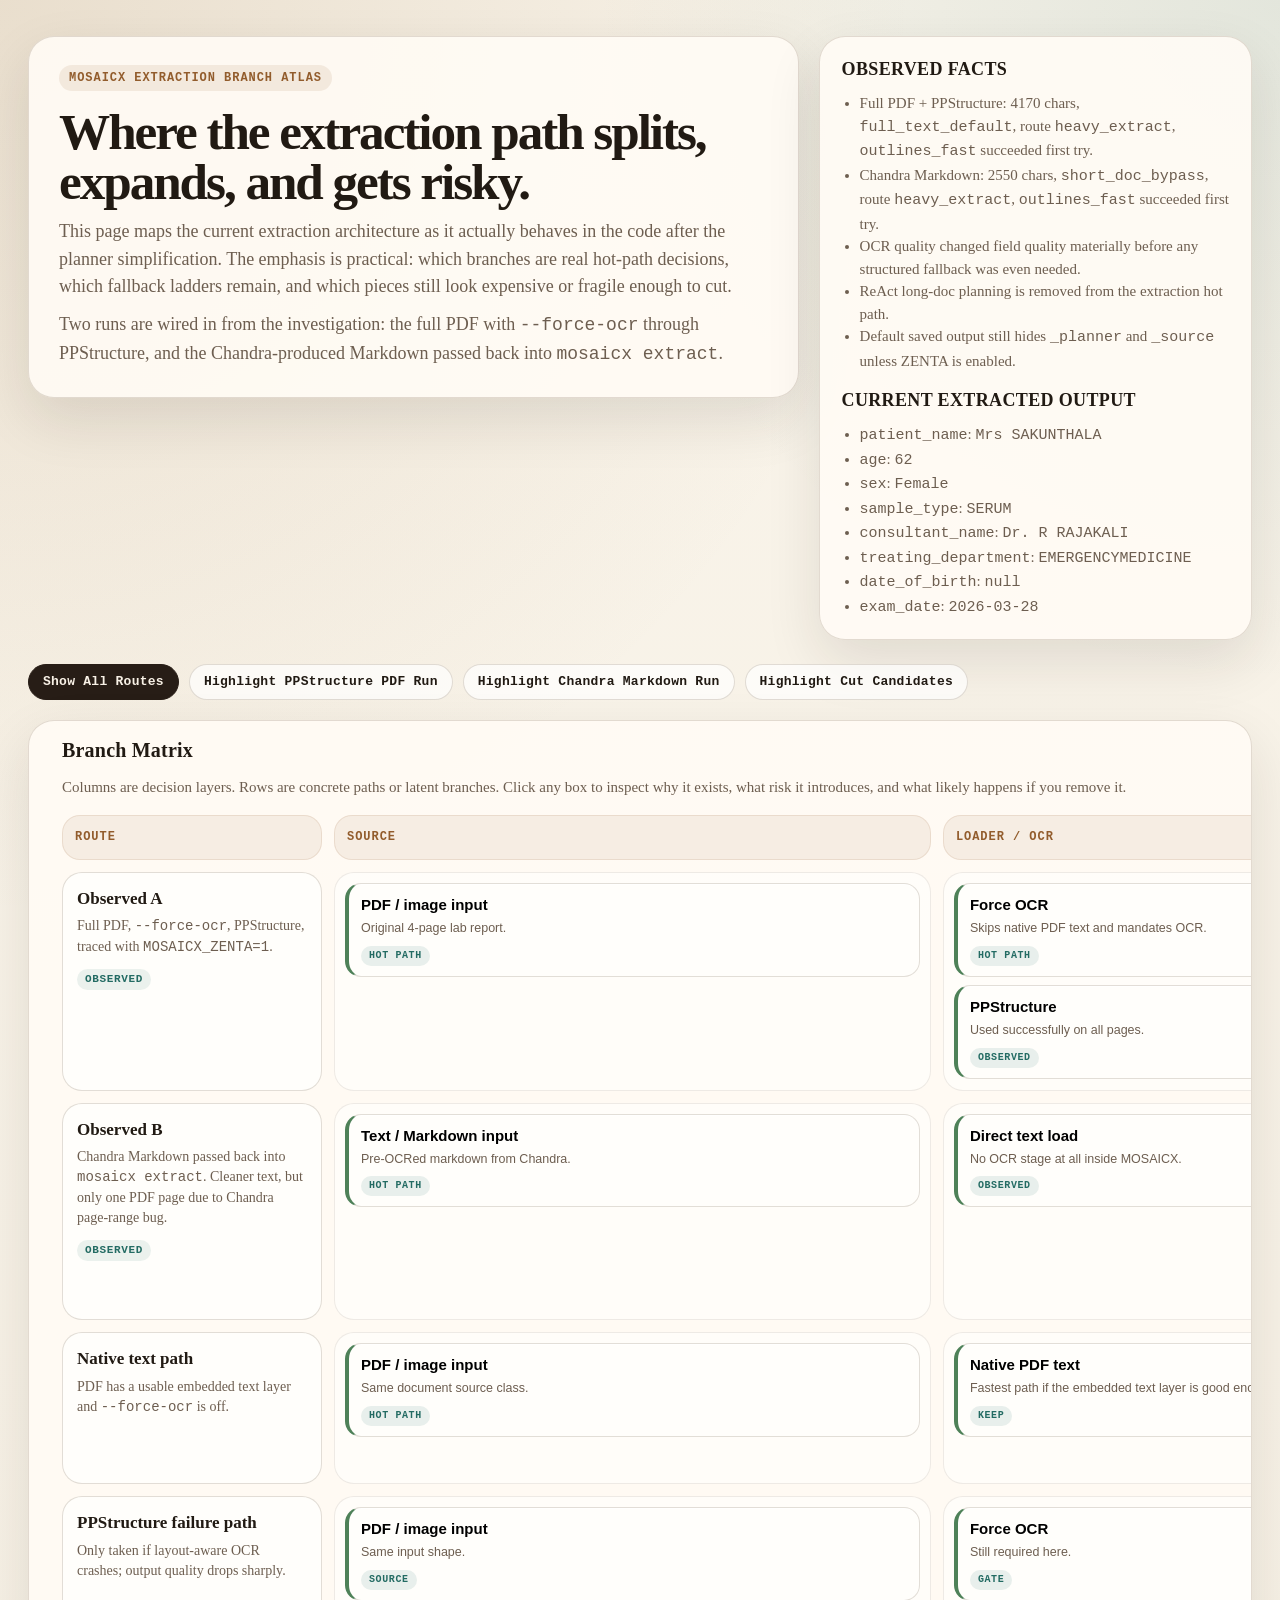
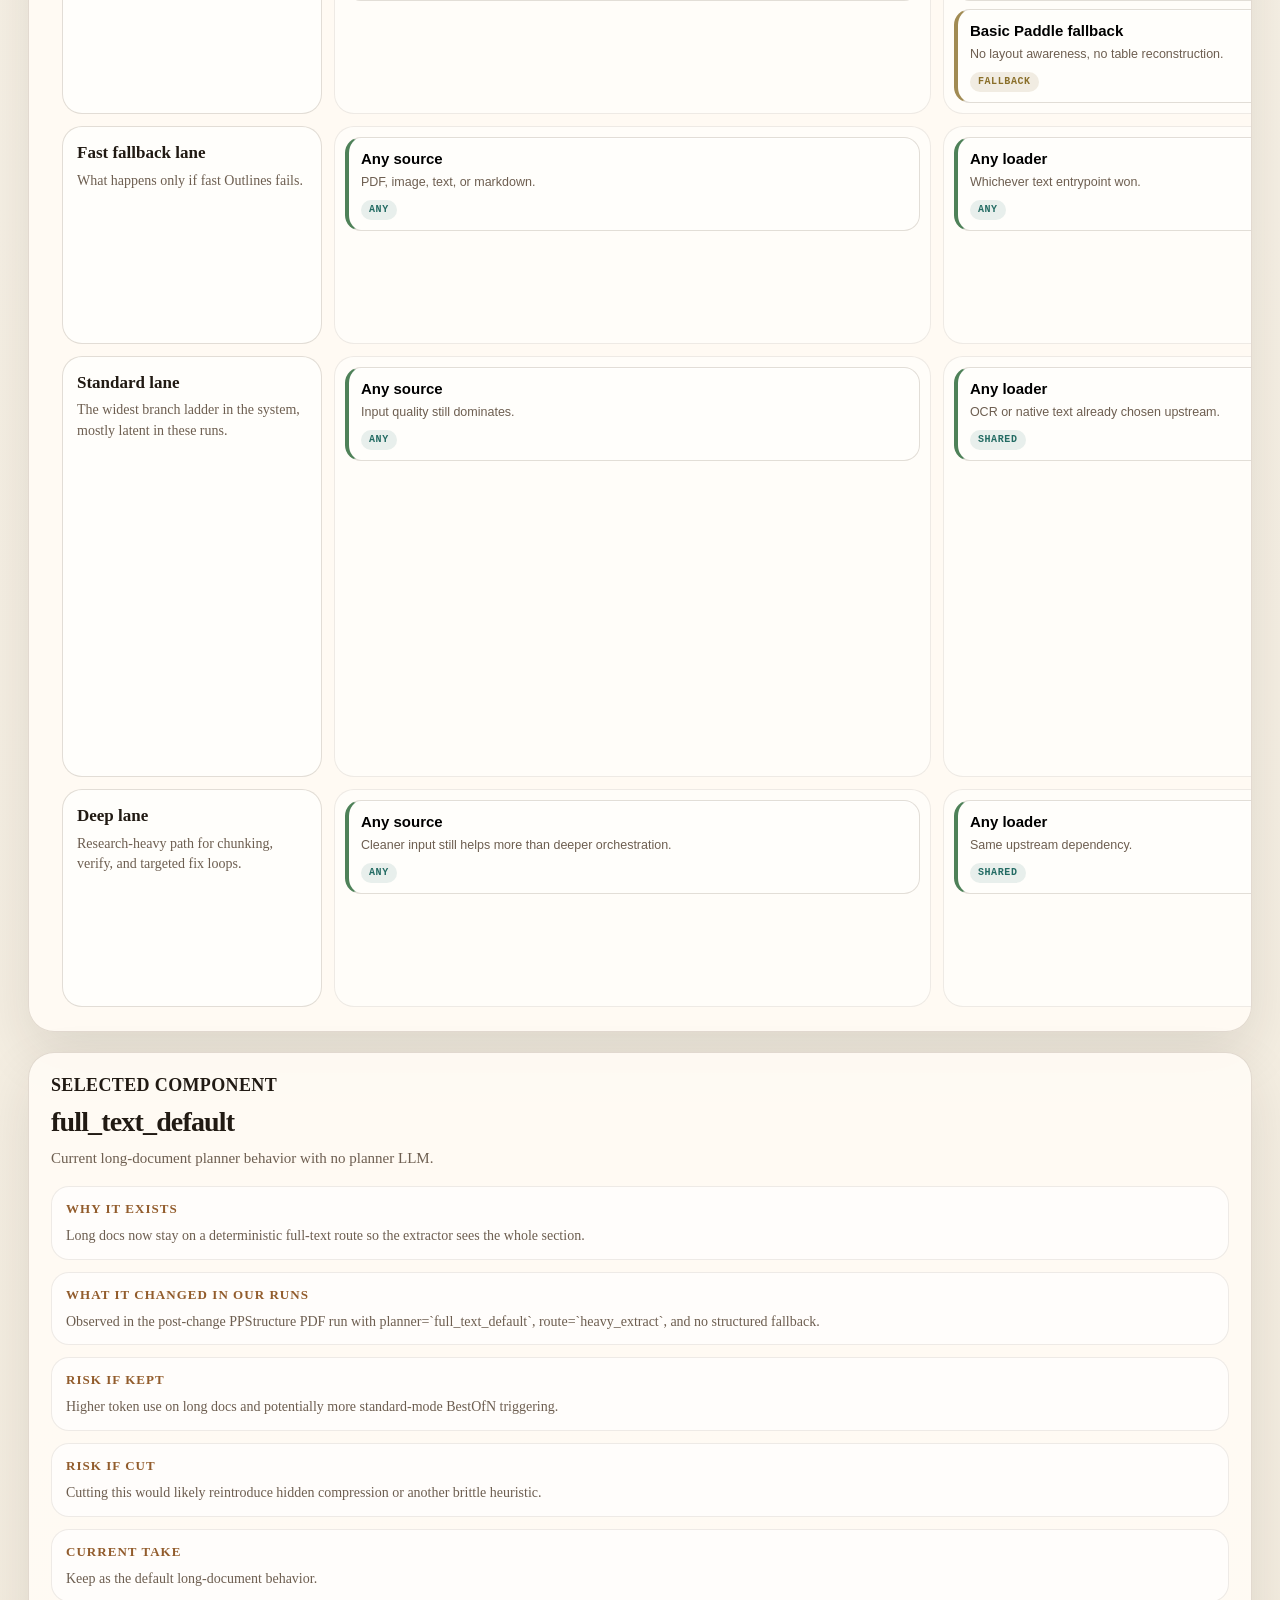
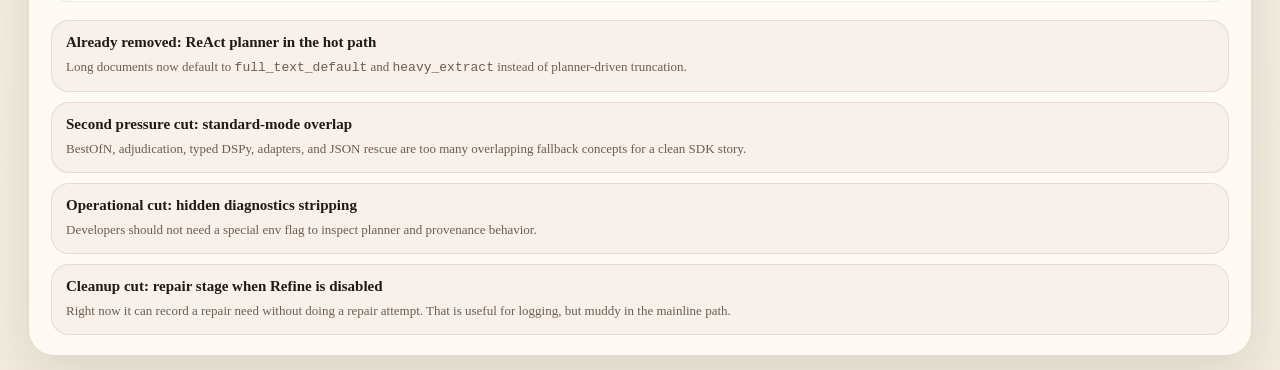
<file: docs/extraction-branch-atlas.html>
<!doctype html>
<html lang="en">
<head>
  <meta charset="utf-8">
  <meta name="viewport" content="width=device-width, initial-scale=1">
  <title>MOSAICX Extraction Branch Atlas</title>
  <style>
    :root {
      color-scheme: light;
      --bg: #f3ecdf;
      --paper: rgba(255, 251, 245, 0.92);
      --panel: rgba(255, 254, 251, 0.96);
      --border: rgba(93, 73, 49, 0.18);
      --text: #211a13;
      --muted: #6d5e50;
      --accent: #925c2c;
      --teal: #236b63;
      --gold: #8a6f2a;
      --rose: #8b4250;
      --green: #2f6b3c;
      --shadow: 0 22px 56px rgba(33, 26, 19, 0.11);
    }

    * {
      box-sizing: border-box;
    }

    body {
      margin: 0;
      color: var(--text);
      background:
        radial-gradient(circle at top left, rgba(151, 109, 56, 0.16), transparent 24%),
        radial-gradient(circle at top right, rgba(35, 107, 99, 0.10), transparent 18%),
        linear-gradient(180deg, #f9f4ea 0%, var(--bg) 100%);
      font-family: Georgia, "Times New Roman", serif;
    }

    .page {
      max-width: 1680px;
      margin: 0 auto;
      padding: 36px 28px 42px;
    }

    .hero {
      display: grid;
      grid-template-columns: 1.6fr 0.9fr;
      gap: 20px;
      align-items: start;
      margin-bottom: 24px;
    }

    .hero-card,
    .summary-card,
    .matrix-wrap,
    .panel {
      background: var(--paper);
      border: 1px solid var(--border);
      border-radius: 26px;
      box-shadow: var(--shadow);
    }

    .hero-card {
      padding: 28px 30px;
    }

    .eyebrow {
      display: inline-flex;
      gap: 8px;
      align-items: center;
      padding: 6px 10px;
      border-radius: 999px;
      background: rgba(146, 92, 44, 0.10);
      color: var(--accent);
      font: 700 12px/1.2 ui-monospace, SFMono-Regular, Menlo, monospace;
      letter-spacing: 0.08em;
      text-transform: uppercase;
    }

    h1 {
      margin: 16px 0 12px;
      font-size: clamp(34px, 4vw, 58px);
      line-height: 0.96;
      letter-spacing: -0.04em;
    }

    .hero p {
      margin: 0;
      color: var(--muted);
      font-size: 18px;
      line-height: 1.55;
    }

    .hero p + p {
      margin-top: 10px;
    }

    .summary-card {
      padding: 22px 22px 20px;
    }

    .summary-card h2 {
      margin: 0 0 12px;
      font-size: 18px;
      letter-spacing: 0.02em;
      text-transform: uppercase;
    }

    .summary-card .output-title {
      margin-top: 18px;
    }

    .summary-card ul {
      margin: 0;
      padding-left: 18px;
      color: var(--muted);
      font-size: 15px;
      line-height: 1.5;
    }

    .toolbar {
      display: flex;
      flex-wrap: wrap;
      gap: 10px;
      margin-bottom: 20px;
    }

    .tool {
      border: 1px solid var(--border);
      background: rgba(255, 255, 255, 0.7);
      color: var(--text);
      padding: 10px 14px;
      border-radius: 999px;
      font: 700 13px/1.1 ui-monospace, SFMono-Regular, Menlo, monospace;
      letter-spacing: 0.02em;
      cursor: pointer;
      transition: transform 140ms ease, border-color 140ms ease, background 140ms ease;
    }

    .tool:hover {
      transform: translateY(-1px);
      border-color: rgba(93, 73, 49, 0.35);
      background: rgba(255, 255, 255, 0.92);
    }

    .tool.is-active {
      background: #271d16;
      color: #f8f1e6;
      border-color: #271d16;
    }

    .layout {
      display: grid;
      grid-template-columns: minmax(0, 1.5fr) 400px;
      gap: 20px;
      align-items: start;
    }

    .matrix-wrap {
      padding: 18px;
      overflow-x: auto;
      overflow-y: hidden;
      scrollbar-gutter: stable both-edges;
    }

    .matrix-title {
      margin: 0 0 14px;
      font-size: 20px;
      letter-spacing: 0.01em;
    }

    .matrix-note {
      margin: 0 0 16px;
      color: var(--muted);
      font-size: 15px;
      line-height: 1.5;
    }

    .matrix {
      display: grid;
      grid-template-columns: 260px repeat(7, minmax(160px, 1fr));
      gap: 12px;
      align-items: stretch;
      min-width: 1480px;
      width: max-content;
      padding-bottom: 6px;
    }

    .head {
      padding: 14px 12px;
      border-radius: 18px;
      background: rgba(146, 92, 44, 0.08);
      border: 1px solid rgba(146, 92, 44, 0.12);
      font: 700 12px/1.25 ui-monospace, SFMono-Regular, Menlo, monospace;
      letter-spacing: 0.08em;
      text-transform: uppercase;
      color: var(--accent);
    }

    .route-label {
      padding: 16px 14px;
      border-radius: 20px;
      background: var(--panel);
      border: 1px solid var(--border);
      min-height: 152px;
      transition: opacity 180ms ease, transform 180ms ease;
    }

    .route-label strong {
      display: block;
      font-size: 17px;
      line-height: 1.15;
      margin-bottom: 8px;
    }

    .route-label span {
      display: block;
      color: var(--muted);
      font-size: 14px;
      line-height: 1.45;
    }

    .route-label .run-tag {
      display: inline-flex;
      margin-top: 12px;
      padding: 5px 8px;
      border-radius: 999px;
      font: 700 11px/1 ui-monospace, SFMono-Regular, Menlo, monospace;
      letter-spacing: 0.06em;
      text-transform: uppercase;
      background: rgba(35, 107, 99, 0.09);
      color: var(--teal);
    }

    .cell {
      min-height: 152px;
      padding: 10px;
      border-radius: 20px;
      background: rgba(255, 255, 255, 0.50);
      border: 1px solid rgba(93, 73, 49, 0.10);
      display: flex;
      flex-direction: column;
      gap: 8px;
      transition: opacity 180ms ease, transform 180ms ease, border-color 180ms ease;
    }

    .node {
      width: 100%;
      border: 1px solid var(--border);
      border-radius: 16px;
      background: var(--panel);
      padding: 12px 12px 10px;
      text-align: left;
      cursor: pointer;
      transition: transform 140ms ease, border-color 140ms ease, box-shadow 140ms ease;
      box-shadow: inset 0 1px 0 rgba(255, 255, 255, 0.65);
    }

    .node:hover {
      transform: translateY(-1px);
      border-color: rgba(93, 73, 49, 0.34);
      box-shadow: 0 12px 24px rgba(33, 26, 19, 0.08);
    }

    .node h3 {
      margin: 0 0 6px;
      font-size: 15px;
      line-height: 1.2;
    }

    .node p {
      margin: 0;
      color: var(--muted);
      font-size: 12.5px;
      line-height: 1.35;
    }

    .tags {
      display: flex;
      flex-wrap: wrap;
      gap: 6px;
      margin-top: 9px;
    }

    .tag {
      display: inline-flex;
      align-items: center;
      padding: 5px 8px;
      border-radius: 999px;
      font: 700 10px/1 ui-monospace, SFMono-Regular, Menlo, monospace;
      letter-spacing: 0.06em;
      text-transform: uppercase;
      background: rgba(33, 26, 19, 0.06);
      color: var(--muted);
    }

    .tag.hot { background: rgba(35, 107, 99, 0.10); color: var(--teal); }
    .tag.fallback { background: rgba(138, 111, 42, 0.12); color: var(--gold); }
    .tag.suspect { background: rgba(139, 66, 80, 0.11); color: var(--rose); }
    .tag.hidden { background: rgba(62, 52, 120, 0.11); color: #4f4595; }

    .keep {
      border-left: 4px solid rgba(47, 107, 60, 0.85);
    }

    .suspect {
      border-left: 4px solid rgba(139, 66, 80, 0.82);
    }

    .research {
      border-left: 4px solid rgba(138, 111, 42, 0.80);
    }

    .active-node {
      outline: 3px solid rgba(146, 92, 44, 0.22);
      outline-offset: 1px;
      transform: translateY(-2px);
    }

    .route-dimmed,
    .cell.route-dimmed,
    .route-label.route-dimmed {
      opacity: 0.26;
      transform: scale(0.995);
    }

    .route-highlight,
    .route-label.route-highlight,
    .cell.route-highlight {
      opacity: 1;
      border-color: rgba(146, 92, 44, 0.26);
      box-shadow: 0 18px 44px rgba(33, 26, 19, 0.09);
    }

    .candidate-on .node:not(.candidate) {
      opacity: 0.38;
    }

    .candidate-on .node.candidate {
      opacity: 1;
      border-color: rgba(139, 66, 80, 0.36);
      box-shadow: 0 18px 36px rgba(139, 66, 80, 0.08);
    }

    .panel {
      position: sticky;
      top: 24px;
      padding: 22px 22px 20px;
    }

    .panel h2 {
      margin: 0 0 12px;
      font-size: 18px;
      letter-spacing: 0.02em;
      text-transform: uppercase;
    }

    .detail-name {
      margin: 0 0 10px;
      font-size: 28px;
      line-height: 1;
      letter-spacing: -0.03em;
    }

    .detail-copy {
      color: var(--muted);
      font-size: 15px;
      line-height: 1.6;
      margin: 0 0 16px;
    }

    .detail-block {
      padding: 14px 14px 12px;
      margin-bottom: 12px;
      border-radius: 18px;
      background: rgba(255, 255, 255, 0.62);
      border: 1px solid rgba(93, 73, 49, 0.10);
    }

    .detail-block h3 {
      margin: 0 0 8px;
      font-size: 13px;
      letter-spacing: 0.08em;
      text-transform: uppercase;
      color: var(--accent);
    }

    .detail-block p,
    .detail-block ul {
      margin: 0;
      color: var(--muted);
      font-size: 14px;
      line-height: 1.55;
    }

    .detail-block ul {
      padding-left: 18px;
    }

    .shortlist {
      margin-top: 18px;
      display: grid;
      gap: 10px;
    }

    .short-card {
      padding: 13px 14px;
      border-radius: 18px;
      border: 1px solid rgba(139, 66, 80, 0.14);
      background: rgba(139, 66, 80, 0.05);
    }

    .short-card strong {
      display: block;
      margin-bottom: 6px;
      font-size: 15px;
    }

    .short-card span {
      color: var(--muted);
      font-size: 13px;
      line-height: 1.45;
    }

    @media (max-width: 1360px) {
      .layout {
        grid-template-columns: 1fr;
      }

      .panel {
        position: static;
      }
    }

    @media (max-width: 1180px) {
      .hero {
        grid-template-columns: 1fr;
      }

      .matrix {
        min-width: 1480px;
      }
    }
  </style>
</head>
<body>
  <div class="page">
    <section class="hero">
      <article class="hero-card">
        <div class="eyebrow">MOSAICX Extraction Branch Atlas</div>
        <h1>Where the extraction path splits, expands, and gets risky.</h1>
        <p>This page maps the current extraction architecture as it actually behaves in the code after the planner simplification. The emphasis is practical: which branches are real hot-path decisions, which fallback ladders remain, and which pieces still look expensive or fragile enough to cut.</p>
        <p>Two runs are wired in from the investigation: the full PDF with <code>--force-ocr</code> through PPStructure, and the Chandra-produced Markdown passed back into <code>mosaicx extract</code>.</p>
      </article>
      <aside class="summary-card">
        <h2>Observed Facts</h2>
        <ul>
          <li>Full PDF + PPStructure: 4170 chars, <code>full_text_default</code>, route <code>heavy_extract</code>, <code>outlines_fast</code> succeeded first try.</li>
          <li>Chandra Markdown: 2550 chars, <code>short_doc_bypass</code>, route <code>heavy_extract</code>, <code>outlines_fast</code> succeeded first try.</li>
          <li>OCR quality changed field quality materially before any structured fallback was even needed.</li>
          <li>ReAct long-doc planning is removed from the extraction hot path.</li>
          <li>Default saved output still hides <code>_planner</code> and <code>_source</code> unless ZENTA is enabled.</li>
        </ul>
        <h2 class="output-title">Current Extracted Output</h2>
        <ul>
          <li><code>patient_name</code>: <code>Mrs SAKUNTHALA</code></li>
          <li><code>age</code>: <code>62</code></li>
          <li><code>sex</code>: <code>Female</code></li>
          <li><code>sample_type</code>: <code>SERUM</code></li>
          <li><code>consultant_name</code>: <code>Dr. R RAJAKALI</code></li>
          <li><code>treating_department</code>: <code>EMERGENCYMEDICINE</code></li>
          <li><code>date_of_birth</code>: <code>null</code></li>
          <li><code>exam_date</code>: <code>2026-03-28</code></li>
        </ul>
      </aside>
    </section>

    <div class="toolbar">
      <button class="tool is-active" data-filter="all">Show All Routes</button>
      <button class="tool" data-filter="pp-run">Highlight PPStructure PDF Run</button>
      <button class="tool" data-filter="chandra-run">Highlight Chandra Markdown Run</button>
      <button class="tool" data-filter="candidates">Highlight Cut Candidates</button>
    </div>

    <div class="layout">
      <section class="matrix-wrap">
        <h2 class="matrix-title">Branch Matrix</h2>
        <p class="matrix-note">Columns are decision layers. Rows are concrete paths or latent branches. Click any box to inspect why it exists, what risk it introduces, and what likely happens if you remove it.</p>

        <div class="matrix" id="matrix">
          <div class="head">Route</div>
          <div class="head">Source</div>
          <div class="head">Loader / OCR</div>
          <div class="head">Planner Gate</div>
          <div class="head">Planner Route</div>
          <div class="head">Structured Chain</div>
          <div class="head">Repair / Validate</div>
          <div class="head">Output</div>

          <div class="route-label route-pp-run">
            <strong>Observed A</strong>
            <span>Full PDF, <code>--force-ocr</code>, PPStructure, traced with <code>MOSAICX_ZENTA=1</code>.</span>
            <span class="run-tag">Observed</span>
          </div>
          <div class="cell route-pp-run">
            <button class="node keep" data-node="pdf_input">
              <h3>PDF / image input</h3>
              <p>Original 4-page lab report.</p>
              <div class="tags"><span class="tag hot">hot path</span></div>
            </button>
          </div>
          <div class="cell route-pp-run">
            <button class="node keep" data-node="force_ocr">
              <h3>Force OCR</h3>
              <p>Skips native PDF text and mandates OCR.</p>
              <div class="tags"><span class="tag hot">hot path</span></div>
            </button>
            <button class="node keep" data-node="ppstructure">
              <h3>PPStructure</h3>
              <p>Used successfully on all pages.</p>
              <div class="tags"><span class="tag hot">observed</span></div>
            </button>
          </div>
          <div class="cell route-pp-run">
            <button class="node keep" data-node="full_text_default">
              <h3>full_text_default</h3>
              <p>Long document stayed on the deterministic full-text route.</p>
              <div class="tags"><span class="tag hot">current runtime</span></div>
            </button>
          </div>
          <div class="cell route-pp-run">
            <button class="node keep" data-node="heavy_extract">
              <h3>heavy_extract</h3>
              <p>Full text preserved for the only section instead of truncating it.</p>
              <div class="tags"><span class="tag hot">observed</span></div>
            </button>
          </div>
          <div class="cell route-pp-run">
            <button class="node keep" data-node="outlines_fast">
              <h3>outlines_fast</h3>
              <p>First structured attempt, succeeded.</p>
              <div class="tags"><span class="tag hot">observed</span></div>
            </button>
          </div>
          <div class="cell route-pp-run">
            <button class="node research candidate" data-node="repair_without_refine">
              <h3>Repair stage, no Refine</h3>
              <p>Triggered for missing DOB but stopped because fast mode disables Refine.</p>
              <div class="tags"><span class="tag fallback">bookkeeping</span><span class="tag suspect">cut candidate</span></div>
            </button>
            <button class="node keep" data-node="deterministic_validation">
              <h3>Deterministic validation</h3>
              <p>Correctly left DOB missing.</p>
              <div class="tags"><span class="tag hot">keep</span></div>
            </button>
          </div>
          <div class="cell route-pp-run">
            <button class="node research candidate" data-node="default_minified_output">
              <h3>Default output stripping</h3>
              <p>By default hides <code>_planner</code> and <code>_source</code>.</p>
              <div class="tags"><span class="tag hidden">hidden</span><span class="tag suspect">cut candidate</span></div>
            </button>
            <button class="node keep" data-node="zenta_output">
              <h3>ZENTA full trace</h3>
              <p>Preserves planner and source internals.</p>
              <div class="tags"><span class="tag hot">observed</span></div>
            </button>
          </div>

          <div class="route-label route-chandra-run">
            <strong>Observed B</strong>
            <span>Chandra Markdown passed back into <code>mosaicx extract</code>. Cleaner text, but only one PDF page due to Chandra page-range bug.</span>
            <span class="run-tag">Observed</span>
          </div>
          <div class="cell route-chandra-run">
            <button class="node keep" data-node="text_input">
              <h3>Text / Markdown input</h3>
              <p>Pre-OCRed markdown from Chandra.</p>
              <div class="tags"><span class="tag hot">hot path</span></div>
            </button>
          </div>
          <div class="cell route-chandra-run">
            <button class="node keep" data-node="direct_text_loader">
              <h3>Direct text load</h3>
              <p>No OCR stage at all inside MOSAICX.</p>
              <div class="tags"><span class="tag hot">observed</span></div>
            </button>
          </div>
          <div class="cell route-chandra-run">
            <button class="node keep" data-node="short_doc_bypass">
              <h3>short_doc_bypass</h3>
              <p>Short document used deterministic local routing with no planner LLM.</p>
              <div class="tags"><span class="tag hot">observed</span></div>
            </button>
          </div>
          <div class="cell route-chandra-run">
            <button class="node keep" data-node="heavy_extract">
              <h3>heavy_extract</h3>
              <p>Full text preserved instead of truncating the section.</p>
              <div class="tags"><span class="tag hot">observed</span></div>
            </button>
          </div>
          <div class="cell route-chandra-run">
            <button class="node keep" data-node="outlines_fast">
              <h3>outlines_fast</h3>
              <p>Again succeeded first try.</p>
              <div class="tags"><span class="tag hot">observed</span></div>
            </button>
          </div>
          <div class="cell route-chandra-run">
            <button class="node research candidate" data-node="repair_without_refine">
              <h3>Repair stage, no Refine</h3>
              <p>Still triggered and still stopped early.</p>
              <div class="tags"><span class="tag fallback">same issue</span></div>
            </button>
            <button class="node keep" data-node="deterministic_validation">
              <h3>Deterministic validation</h3>
              <p>DOB stayed correctly missing.</p>
              <div class="tags"><span class="tag hot">keep</span></div>
            </button>
          </div>
          <div class="cell route-chandra-run">
            <button class="node keep" data-node="zenta_output">
              <h3>ZENTA full trace</h3>
              <p>Useful for debugging provenance quality.</p>
              <div class="tags"><span class="tag hot">observed</span></div>
            </button>
          </div>

          <div class="route-label route-all">
            <strong>Native text path</strong>
            <span>PDF has a usable embedded text layer and <code>--force-ocr</code> is off.</span>
          </div>
          <div class="cell route-all">
            <button class="node keep" data-node="pdf_input">
              <h3>PDF / image input</h3>
              <p>Same document source class.</p>
              <div class="tags"><span class="tag hot">hot path</span></div>
            </button>
          </div>
          <div class="cell route-all">
            <button class="node keep" data-node="native_pdf_text">
              <h3>Native PDF text</h3>
              <p>Fastest path if the embedded text layer is good enough.</p>
              <div class="tags"><span class="tag hot">keep</span></div>
            </button>
          </div>
          <div class="cell route-all">
            <button class="node keep" data-node="short_doc_bypass">
              <h3>short_doc_bypass</h3>
              <p>Typical if extracted text is compact.</p>
              <div class="tags"><span class="tag hot">likely</span></div>
            </button>
          </div>
          <div class="cell route-all">
            <button class="node keep" data-node="heavy_extract">
              <h3>heavy_extract</h3>
              <p>Full section text, least surprising behavior.</p>
              <div class="tags"><span class="tag hot">safer</span></div>
            </button>
          </div>
          <div class="cell route-all">
            <button class="node keep" data-node="outlines_fast">
              <h3>outlines_fast</h3>
              <p>Chosen for simple flat schemas in auto think mode.</p>
              <div class="tags"><span class="tag hot">default</span></div>
            </button>
          </div>
          <div class="cell route-all">
            <button class="node keep" data-node="deterministic_validation">
              <h3>Deterministic validation</h3>
              <p>Important guardrail, should stay.</p>
              <div class="tags"><span class="tag hot">keep</span></div>
            </button>
          </div>
          <div class="cell route-all">
            <button class="node keep" data-node="default_minified_output">
              <h3>Default save output</h3>
              <p>Current user-facing result.</p>
              <div class="tags"><span class="tag hidden">current default</span></div>
            </button>
          </div>

          <div class="route-label route-all">
            <strong>PPStructure failure path</strong>
            <span>Only taken if layout-aware OCR crashes; output quality drops sharply.</span>
          </div>
          <div class="cell route-all">
            <button class="node keep" data-node="pdf_input">
              <h3>PDF / image input</h3>
              <p>Same input shape.</p>
              <div class="tags"><span class="tag hot">source</span></div>
            </button>
          </div>
          <div class="cell route-all">
            <button class="node keep" data-node="force_ocr">
              <h3>Force OCR</h3>
              <p>Still required here.</p>
              <div class="tags"><span class="tag hot">gate</span></div>
            </button>
            <button class="node research" data-node="basic_paddle_fallback">
              <h3>Basic Paddle fallback</h3>
              <p>No layout awareness, no table reconstruction.</p>
              <div class="tags"><span class="tag fallback">fallback</span></div>
            </button>
          </div>
          <div class="cell route-all">
            <button class="node keep" data-node="full_text_default">
              <h3>full_text_default</h3>
              <p>Current long-doc default even when OCR quality degrades.</p>
              <div class="tags"><span class="tag hot">current runtime</span></div>
            </button>
          </div>
          <div class="cell route-all">
            <button class="node keep" data-node="heavy_extract">
              <h3>heavy_extract</h3>
              <p>Current safer route: keep the degraded OCR text intact and let validation judge it.</p>
              <div class="tags"><span class="tag hot">safer</span></div>
            </button>
          </div>
          <div class="cell route-all">
            <button class="node keep" data-node="outlines_fast">
              <h3>outlines_fast</h3>
              <p>Still likely first attempt.</p>
              <div class="tags"><span class="tag hot">primary</span></div>
            </button>
            <button class="node research" data-node="predict_fast">
              <h3>predict_fast</h3>
              <p>Fast fallback if Outlines fails.</p>
              <div class="tags"><span class="tag fallback">fallback</span></div>
            </button>
          </div>
          <div class="cell route-all">
            <button class="node research candidate" data-node="repair_without_refine">
              <h3>Repair stage, no Refine</h3>
              <p>Logs the wound but does not stitch it.</p>
              <div class="tags"><span class="tag fallback">bookkeeping</span></div>
            </button>
          </div>
          <div class="cell route-all">
            <button class="node keep" data-node="default_minified_output">
              <h3>Default save output</h3>
              <p>Looks normal even if OCR path degraded.</p>
              <div class="tags"><span class="tag hidden">masking</span></div>
            </button>
          </div>

          <div class="route-label route-all">
            <strong>Fast fallback lane</strong>
            <span>What happens only if fast Outlines fails.</span>
          </div>
          <div class="cell route-all">
            <button class="node keep" data-node="any_source">
              <h3>Any source</h3>
              <p>PDF, image, text, or markdown.</p>
              <div class="tags"><span class="tag hot">any</span></div>
            </button>
          </div>
          <div class="cell route-all">
            <button class="node keep" data-node="any_loader">
              <h3>Any loader</h3>
              <p>Whichever text entrypoint won.</p>
              <div class="tags"><span class="tag hot">any</span></div>
            </button>
          </div>
          <div class="cell route-all">
            <button class="node keep" data-node="planner_gate">
              <h3>Planner gate</h3>
              <p>Either <code>short_doc_bypass</code> or <code>full_text_default</code>.</p>
              <div class="tags"><span class="tag hot">shared</span></div>
            </button>
          </div>
          <div class="cell route-all">
            <button class="node keep" data-node="planner_route">
              <h3>Route decision</h3>
              <p>Short docs can still use deterministic / constrained / heavy; long docs now default to full-text heavy.</p>
              <div class="tags"><span class="tag hot">shared</span></div>
            </button>
          </div>
          <div class="cell route-all">
            <button class="node keep" data-node="outlines_fast">
              <h3>outlines_fast</h3>
              <p>Primary fast path.</p>
              <div class="tags"><span class="tag hot">primary</span></div>
            </button>
            <button class="node research" data-node="predict_fast">
              <h3>predict_fast</h3>
              <p>Only engaged if Outlines fast fails.</p>
              <div class="tags"><span class="tag fallback">fallback</span></div>
            </button>
          </div>
          <div class="cell route-all">
            <button class="node keep" data-node="deterministic_validation">
              <h3>Deterministic validation</h3>
              <p>Runs after either fast path.</p>
              <div class="tags"><span class="tag hot">shared</span></div>
            </button>
          </div>
          <div class="cell route-all">
            <button class="node keep" data-node="default_minified_output">
              <h3>Default save output</h3>
              <p>Same surface regardless of fallback.</p>
              <div class="tags"><span class="tag hidden">same endpoint</span></div>
            </button>
          </div>

          <div class="route-label route-all">
            <strong>Standard lane</strong>
            <span>The widest branch ladder in the system, mostly latent in these runs.</span>
          </div>
          <div class="cell route-all">
            <button class="node keep" data-node="any_source">
              <h3>Any source</h3>
              <p>Input quality still dominates.</p>
              <div class="tags"><span class="tag hot">any</span></div>
            </button>
          </div>
          <div class="cell route-all">
            <button class="node keep" data-node="any_loader">
              <h3>Any loader</h3>
              <p>OCR or native text already chosen upstream.</p>
              <div class="tags"><span class="tag hot">shared</span></div>
            </button>
          </div>
          <div class="cell route-all">
            <button class="node keep" data-node="planner_gate">
              <h3>Planner gate</h3>
              <p>Still upstream of standard think mode.</p>
              <div class="tags"><span class="tag hot">shared</span></div>
            </button>
          </div>
          <div class="cell route-all">
            <button class="node keep" data-node="planner_route">
              <h3>Route decision</h3>
              <p>Still affects what standard sees.</p>
              <div class="tags"><span class="tag hot">shared</span></div>
            </button>
          </div>
          <div class="cell route-all">
            <button class="node research" data-node="outlines_primary">
              <h3>outlines_primary</h3>
              <p>Standard lane opener.</p>
              <div class="tags"><span class="tag hot">primary</span></div>
            </button>
            <button class="node suspect candidate" data-node="bestofn_adjudication">
              <h3>BestOfN / adjudication</h3>
              <p>Overlapping quality-control logic that increases complexity fast.</p>
              <div class="tags"><span class="tag suspect">cut candidate</span></div>
            </button>
            <button class="node research" data-node="typed_dspy">
              <h3>Typed DSPy</h3>
              <p>Alternative structured path.</p>
              <div class="tags"><span class="tag fallback">fallback</span></div>
            </button>
            <button class="node suspect candidate" data-node="adapter_hop">
              <h3>Adapter / JSON rescue</h3>
              <p>Useful as emergency tooling, but hard to reason about as default architecture.</p>
              <div class="tags"><span class="tag suspect">cut candidate</span></div>
            </button>
          </div>
          <div class="cell route-all">
            <button class="node research" data-node="repair_with_refine">
              <h3>Repair with Refine</h3>
              <p>Only if refine is enabled and the think mode permits it.</p>
              <div class="tags"><span class="tag fallback">optional</span></div>
            </button>
            <button class="node keep" data-node="deterministic_validation">
              <h3>Deterministic validation</h3>
              <p>Still the most concrete gate.</p>
              <div class="tags"><span class="tag hot">keep</span></div>
            </button>
          </div>
          <div class="cell route-all">
            <button class="node keep" data-node="default_minified_output">
              <h3>Default save output</h3>
              <p>Same final shell, much more complex internals.</p>
              <div class="tags"><span class="tag hidden">same shell</span></div>
            </button>
          </div>

          <div class="route-label route-all">
            <strong>Deep lane</strong>
            <span>Research-heavy path for chunking, verify, and targeted fix loops.</span>
          </div>
          <div class="cell route-all">
            <button class="node keep" data-node="any_source">
              <h3>Any source</h3>
              <p>Cleaner input still helps more than deeper orchestration.</p>
              <div class="tags"><span class="tag hot">any</span></div>
            </button>
          </div>
          <div class="cell route-all">
            <button class="node keep" data-node="any_loader">
              <h3>Any loader</h3>
              <p>Same upstream dependency.</p>
              <div class="tags"><span class="tag hot">shared</span></div>
            </button>
          </div>
          <div class="cell route-all">
            <button class="node keep" data-node="planner_gate">
              <h3>Planner gate</h3>
              <p>Still present unless redesigned.</p>
              <div class="tags"><span class="tag hot">shared</span></div>
            </button>
          </div>
          <div class="cell route-all">
            <button class="node keep" data-node="planner_route">
              <h3>Route decision</h3>
              <p>Feeds the deep pipeline too.</p>
              <div class="tags"><span class="tag hot">shared</span></div>
            </button>
          </div>
          <div class="cell route-all">
            <button class="node research" data-node="deep_chunked">
              <h3>Chunked + verify + targeted fix</h3>
              <p>Powerful, but not a clean default SDK story.</p>
              <div class="tags"><span class="tag fallback">deep</span></div>
            </button>
          </div>
          <div class="cell route-all">
            <button class="node research" data-node="repair_with_refine">
              <h3>Repair with Refine</h3>
              <p>Can matter here, but cost and complexity increase.</p>
              <div class="tags"><span class="tag fallback">optional</span></div>
            </button>
            <button class="node keep" data-node="deterministic_validation">
              <h3>Deterministic validation</h3>
              <p>Still needed no matter how deep the lane gets.</p>
              <div class="tags"><span class="tag hot">keep</span></div>
            </button>
          </div>
          <div class="cell route-all">
            <button class="node keep" data-node="default_minified_output">
              <h3>Default save output</h3>
              <p>User sees roughly the same shell.</p>
              <div class="tags"><span class="tag hidden">same shell</span></div>
            </button>
          </div>
        </div>
      </section>

      <aside class="panel">
        <h2>Selected Component</h2>
        <h3 class="detail-name" id="detail-name">full_text_default</h3>
        <p class="detail-copy" id="detail-summary">Current long-document planner behavior: keep full section text and avoid a planner LLM in the extraction hot path.</p>

        <div class="detail-block">
          <h3>Why it exists</h3>
          <p id="detail-why">Preserve correctness on longer documents by removing the risky planner compression step.</p>
        </div>

        <div class="detail-block">
          <h3>What it changed in our runs</h3>
          <p id="detail-observed">In the current PPStructure PDF run, the only section stayed on <code>heavy_extract</code> with the full OCR text preserved. The Chandra Markdown run still used <code>short_doc_bypass</code> because the document was shorter.</p>
        </div>

        <div class="detail-block">
          <h3>Risk if kept</h3>
          <p id="detail-risk">Higher token usage on long documents, and the standard-mode fallback ladder can now trigger more often because long-doc routes are openly marked as <code>heavy_extract</code>.</p>
        </div>

        <div class="detail-block">
          <h3>Risk if cut</h3>
          <p id="detail-cut">Cutting this would mean reintroducing either hidden truncation or another planner heuristic. That would be a regression in predictability.</p>
        </div>

        <div class="detail-block">
          <h3>Current take</h3>
          <p id="detail-take">Keep. The bigger remaining cleanup targets are the standard-mode ladder, hidden diagnostics stripping, and repair bookkeeping when Refine is disabled.</p>
        </div>

        <div class="shortlist">
          <div class="short-card">
            <strong>Already removed: ReAct planner in the hot path</strong>
            <span>Long documents now default to <code>full_text_default</code> and <code>heavy_extract</code> instead of planner-driven truncation.</span>
          </div>
          <div class="short-card">
            <strong>Second pressure cut: standard-mode overlap</strong>
            <span>BestOfN, adjudication, typed DSPy, adapters, and JSON rescue are too many overlapping fallback concepts for a clean SDK story.</span>
          </div>
          <div class="short-card">
            <strong>Operational cut: hidden diagnostics stripping</strong>
            <span>Developers should not need a special env flag to inspect planner and provenance behavior.</span>
          </div>
          <div class="short-card">
            <strong>Cleanup cut: repair stage when Refine is disabled</strong>
            <span>Right now it can record a repair need without doing a repair attempt. That is useful for logging, but muddy in the mainline path.</span>
          </div>
        </div>
      </aside>
    </div>
  </div>

  <script>
    const details = {
      pdf_input: {
        name: "PDF / image input",
        summary: "The original scanned document entrypoint.",
        why: "This is the core document class the SDK exists to handle.",
        observed: "Used in the PPStructure investigation run against the 4-page lab PDF.",
        risk: "No direct risk here. All problems downstream inherit from the fidelity of OCR and routing.",
        cut: "Not cuttable. The real question is how much branching happens immediately after this point.",
        take: "Keep. Simplify downstream, not the source concept."
      },
      text_input: {
        name: "Text / Markdown input",
        summary: "Direct text entrypoint that bypasses OCR inside MOSAICX.",
        why: "Useful when an upstream OCR or parser already produced text or Markdown.",
        observed: "Used when the Chandra Markdown file was fed back into MOSAICX.",
        risk: "If upstream text only represents one page or a partial document, extraction can be clean but incomplete.",
        cut: "Do not cut. This is important for SDK composability.",
        take: "Keep. It is one of the cleanest entrypoints for developers."
      },
      direct_text_loader: {
        name: "Direct text load",
        summary: "Reads .txt/.md directly without OCR.",
        why: "Avoids unnecessary OCR and lets better upstream parsers win.",
        observed: "The Chandra Markdown run skipped the entire OCR subsystem because of this path.",
        risk: "Partial or malformed upstream text can look deceptively clean.",
        cut: "Cutting this would force all text through OCR-shaped infrastructure for no benefit.",
        take: "Keep."
      },
      force_ocr: {
        name: "Force OCR",
        summary: "Explicitly bypasses native PDF text extraction and demands OCR.",
        why: "Scanned documents and broken embedded text layers need it.",
        observed: "The original PDF investigation used this flag.",
        risk: "Can turn a perfectly usable native-text PDF into a slower, noisier OCR problem.",
        cut: "Do not cut the capability. Keep it explicit and user-controlled.",
        take: "Keep as a user flag, not an automatic default."
      },
      native_pdf_text: {
        name: "Native PDF text",
        summary: "Fast path for PDFs with a usable embedded text layer.",
        why: "Cheaper and usually cleaner than OCR when it works.",
        observed: "Not used in the forced-OCR run, but present in the loader.",
        risk: "Some PDFs have text layers that are technically present but low quality or incomplete.",
        cut: "Cutting this would be an own-goal for developer UX and speed.",
        take: "Keep. Pair it with quality checks, not with unnecessary orchestration."
      },
      ppstructure: {
        name: "PPStructure",
        summary: "Primary layout-aware OCR path in the current runtime.",
        why: "Produces text plus useful layout and table signals.",
        observed: "Worked on all four pages of the PDF at about 95% confidence.",
        risk: "Still introduces merged tokens, collapsed timestamps, and some table noise.",
        cut: "Do not cut until a stronger default OCR path exists for full documents.",
        take: "Keep, but benchmark it against stronger OCR before treating it as final."
      },
      basic_paddle_fallback: {
        name: "Basic Paddle fallback",
        summary: "Fallback if PPStructure crashes.",
        why: "Better degraded OCR than hard failure.",
        observed: "Did not trigger in our PDF run.",
        risk: "Output quality degrades sharply because layout and tables are largely lost.",
        cut: "Possible to keep only as a hard emergency fallback, not as a silently normal path.",
        take: "Keep as emergency-only fallback."
      },
      react_planner: {
        name: "ReAct planner",
        summary: "Historical long-document planner path removed from the extraction hot path.",
        why: "It previously tried to reduce token load and latency by routing sections with an LLM.",
        observed: "Observed in the earlier PPStructure run where it compressed the only section before extraction. It is no longer part of the current runtime path.",
        risk: "If reintroduced, it restores silent omission risk because plausible outputs can hide truncation.",
        cut: "Already cut from the hot path.",
        take: "Leave removed unless a benchmarked opt-in mode proves it is worth reviving."
      },
      full_text_default: {
        name: "full_text_default",
        summary: "Current long-document planner behavior with no planner LLM.",
        why: "Long docs now stay on a deterministic full-text route so the extractor sees the whole section.",
        observed: "Observed in the post-change PPStructure PDF run with planner=`full_text_default`, route=`heavy_extract`, and no structured fallback.",
        risk: "Higher token use on long docs and potentially more standard-mode BestOfN triggering.",
        cut: "Cutting this would likely reintroduce hidden compression or another brittle heuristic.",
        take: "Keep as the default long-document behavior."
      },
      short_doc_bypass: {
        name: "short_doc_bypass",
        summary: "Planner bypass used for shorter documents.",
        why: "Avoids unnecessary long-doc handling and uses local heuristics instead of a planner LLM.",
        observed: "Activated on the Chandra Markdown run.",
        risk: "Low to moderate. It still permits heuristic routing, including <code>constrained_extract</code> for moderate sections.",
        cut: "No need to cut. The more realistic question is whether short docs should also become fully full-text-first.",
        take: "Keep, or make it the default behavior."
      },
      constrained_extract: {
        name: "constrained_extract",
        summary: "Planner route that trims a section before extraction.",
        why: "Reduce tokens while still giving the extractor some context.",
        observed: "It no longer appears in the current long-document path, but it still exists as a short-doc heuristic route for moderate sections.",
        risk: "High when it quietly shortens the only material context for a field.",
        cut: "Still a valid simplification target if you want extraction to be consistently full-text-first.",
        take: "Reduced risk after the hot-path cut, but still worth reviewing."
      },
      heavy_extract: {
        name: "heavy_extract",
        summary: "Planner route that keeps the full section text.",
        why: "Safer extraction context for harder or smaller documents.",
        observed: "Used in both the post-change PPStructure PDF run and the Chandra Markdown run.",
        risk: "More tokens and latency.",
        cut: "Cutting this would force more risky compression behavior elsewhere.",
        take: "Keep. This is the least surprising route."
      },
      planner_gate: {
        name: "Planner gate",
        summary: "Shared gate between <code>short_doc_bypass</code> and <code>full_text_default</code>.",
        why: "Central switch for whether the document uses short-doc heuristics or long-doc full-text routing.",
        observed: "The PPStructure PDF run took the long-doc side; the Chandra Markdown run took the short-doc side.",
        risk: "The gate itself is not the problem; the remaining heuristic routes under short-doc bypass are the real question.",
        cut: "If simplified further, this should likely collapse toward full-text-first behavior even for more short documents.",
        take: "Keep conceptually, simplify behavior."
      },
      planner_route: {
        name: "Planner route",
        summary: "Shared concept covering deterministic, constrained, and heavy extraction strategies.",
        why: "Expose the remaining routing decision after the planner gate.",
        observed: "Currently observed as <code>heavy_extract</code> in both runs. <code>constrained_extract</code> remains latent rather than hot-path.",
        risk: "The route family is only risky if truncating routes remain available without strong safeguards.",
        cut: "Likely keep route selection only if every remaining route is behaviorally safe and benchmarked.",
        take: "Much healthier after the ReAct cut, but still not fully simplified."
      },
      outlines_fast: {
        name: "outlines_fast",
        summary: "Primary fast structured extraction path.",
        why: "Cheap, schema-constrained, good for flat templates.",
        observed: "Succeeded first attempt in both observed runs.",
        risk: "Still inherits any OCR or context-quality mistakes upstream.",
        cut: "Not a cut candidate. This looks like the correct primary path for simple schemas.",
        take: "Keep as the main default structured extractor."
      },
      predict_fast: {
        name: "predict_fast",
        summary: "Fallback if fast Outlines fails.",
        why: "Cheap fallback without jumping into the wider standard ladder.",
        observed: "Did not trigger in either observed run.",
        risk: "Extra complexity, but contained relative to the standard chain.",
        cut: "Could be kept if it materially improves success rates. Needs benchmark proof.",
        take: "Low-priority decision. Not the first thing to cut."
      },
      outlines_primary: {
        name: "outlines_primary",
        summary: "Standard-lane structured opener.",
        why: "First attempt before the standard fallback ladder fans out.",
        observed: "Not triggered in our two fast-mode runs.",
        risk: "Low alone. The issue is what surrounds it.",
        cut: "Keep if standard mode survives; simplify the ladder around it.",
        take: "Not the problem by itself."
      },
      bestofn_adjudication: {
        name: "BestOfN / adjudication",
        summary: "Overlapping standard-mode quality-control branches.",
        why: "Try multiple candidates and choose or arbitrate among them.",
        observed: "Not triggered in our runs.",
        risk: "Complexity explosion, hard-to-explain latency, overlapping responsibilities with other fallbacks.",
        cut: "Cutting or isolating this would make the architecture much easier to reason about.",
        take: "Strong cut candidate unless benchmarks prove outsized value."
      },
      typed_dspy: {
        name: "Typed DSPy",
        summary: "Alternative structured path in the standard lane.",
        why: "Offer a different extraction mechanism when the primary path struggles.",
        observed: "Not triggered in our runs.",
        risk: "Another branch to debug and benchmark.",
        cut: "Maybe keep as one explicit alternate path if standard mode remains.",
        take: "Needs hard evidence to justify staying in the hot architecture."
      },
      adapter_hop: {
        name: "Adapter / JSON rescue",
        summary: "JSONAdapter, TwoStepAdapter, JSON fallback, outlines rescue style logic.",
        why: "Last-ditch recovery when cleaner typed paths fail.",
        observed: "Not triggered in our runs.",
        risk: "This is exactly the kind of hidden ladder that makes the system feel overbuilt.",
        cut: "Ideal place to compress multiple overlapping rescue ideas into one explicit fallback.",
        take: "Strong simplification candidate."
      },
      deep_chunked: {
        name: "Chunked + verify + targeted fix",
        summary: "Deep mode research lane for heavier extraction work.",
        why: "Handle harder documents by splitting and re-checking.",
        observed: "Not used in our runs.",
        risk: "Latency and architectural spread.",
        cut: "Do not delete if it has research value, but keep it out of the default SDK story.",
        take: "Keep as research or opt-in deep mode, not as normal architecture."
      },
      repair_without_refine: {
        name: "Repair stage when Refine is disabled",
        summary: "Stage records missing or ungrounded fields but stops before any LLM repair pass in fast mode.",
        why: "Shared repair bookkeeping survives even when fast mode forbids Refine.",
        observed: "Triggered in both observed runs.",
        risk: "It suggests action while mostly logging the problem.",
        cut: "Either make it a pure diagnostic stage with a clearer name, or skip it in fast mode.",
        take: "Good cleanup candidate."
      },
      repair_with_refine: {
        name: "Repair with Refine",
        summary: "Optional targeted LLM repair stage when enabled.",
        why: "Attempt to patch still-missing critical fields.",
        observed: "Not used in fast mode runs.",
        risk: "Extra cost and another generation step to ground properly.",
        cut: "Could stay as an explicit opt-in recovery step.",
        take: "Keep only as explicit, narrow fallback."
      },
      deterministic_validation: {
        name: "Deterministic validation",
        summary: "Non-LLM semantic and presence checks after extraction.",
        why: "Concrete guardrail against missing or invalid values.",
        observed: "Applied in both runs and correctly preserved missing DOB.",
        risk: "Low. Main issue is provenance consistency, not the validator's existence.",
        cut: "Should not be cut.",
        take: "Keep. This is one of the most defensible parts of the pipeline."
      },
      default_minified_output: {
        name: "Default output stripping",
        summary: "Removes planner and source internals from saved JSON unless ZENTA is enabled.",
        why: "Produce a cleaner, simpler default payload.",
        observed: "This hid the trace in the first PDF run until ZENTA was enabled.",
        risk: "Developers lose the exact diagnostics they need to understand behavior and trust the system.",
        cut: "Either cut this default or invert it so debugging detail is normal for SDK users.",
        take: "Strong cut candidate for a developer-first product."
      },
      zenta_output: {
        name: "ZENTA full trace",
        summary: "Preserves planner, provenance, and extraction contract internals.",
        why: "Lets you actually inspect what happened.",
        observed: "Essential to understanding both observed runs.",
        risk: "Larger payloads.",
        cut: "Should not be cut. If anything, it should be closer to the default developer experience.",
        take: "Keep and normalize."
      },
      any_source: {
        name: "Any source",
        summary: "Placeholder showing that the downstream chain is shared across source types.",
        why: "Make it obvious that late-stage complexity does not erase early OCR quality effects.",
        observed: "Conceptually shared across all lanes.",
        risk: "None.",
        cut: "Not a real component.",
        take: "Reference marker only."
      },
      any_loader: {
        name: "Any loader",
        summary: "Placeholder showing that downstream logic inherits whichever loader already won.",
        why: "Keep the map readable.",
        observed: "Conceptually shared across all lanes.",
        risk: "None.",
        cut: "Not a real component.",
        take: "Reference marker only."
      }
    };

    const nodes = document.querySelectorAll(".node");
    const tools = document.querySelectorAll(".tool");
    const matrix = document.getElementById("matrix");
    const routeBits = document.querySelectorAll(".route-label, .cell");

    const setDetail = (key) => {
      const data = details[key];
      if (!data) return;

      document.getElementById("detail-name").textContent = data.name;
      document.getElementById("detail-summary").textContent = data.summary;
      document.getElementById("detail-why").textContent = data.why;
      document.getElementById("detail-observed").textContent = data.observed;
      document.getElementById("detail-risk").textContent = data.risk;
      document.getElementById("detail-cut").textContent = data.cut;
      document.getElementById("detail-take").textContent = data.take;

      nodes.forEach((node) => node.classList.remove("active-node"));
      document.querySelectorAll(`[data-node="${key}"]`).forEach((node) => node.classList.add("active-node"));
    };

    nodes.forEach((node) => {
      if (node.classList.contains("candidate")) {
        node.classList.add("candidate");
      }

      node.addEventListener("click", () => setDetail(node.dataset.node));
    });

    const clearRouteClasses = () => {
      routeBits.forEach((item) => {
        item.classList.remove("route-dimmed", "route-highlight");
      });
      matrix.classList.remove("candidate-on");
    };

    const activateTool = (clicked) => {
      tools.forEach((tool) => tool.classList.toggle("is-active", tool === clicked));
    };

    tools.forEach((tool) => {
      tool.addEventListener("click", () => {
        activateTool(tool);
        clearRouteClasses();

        const filter = tool.dataset.filter;
        if (filter === "all") return;

        if (filter === "candidates") {
          matrix.classList.add("candidate-on");
          return;
        }

        routeBits.forEach((item) => item.classList.add("route-dimmed"));
        document.querySelectorAll(`.route-${filter}`).forEach((item) => {
          item.classList.remove("route-dimmed");
          item.classList.add("route-highlight");
        });
      });
    });

    setDetail("full_text_default");
  </script>
</body>
</html>
</file>
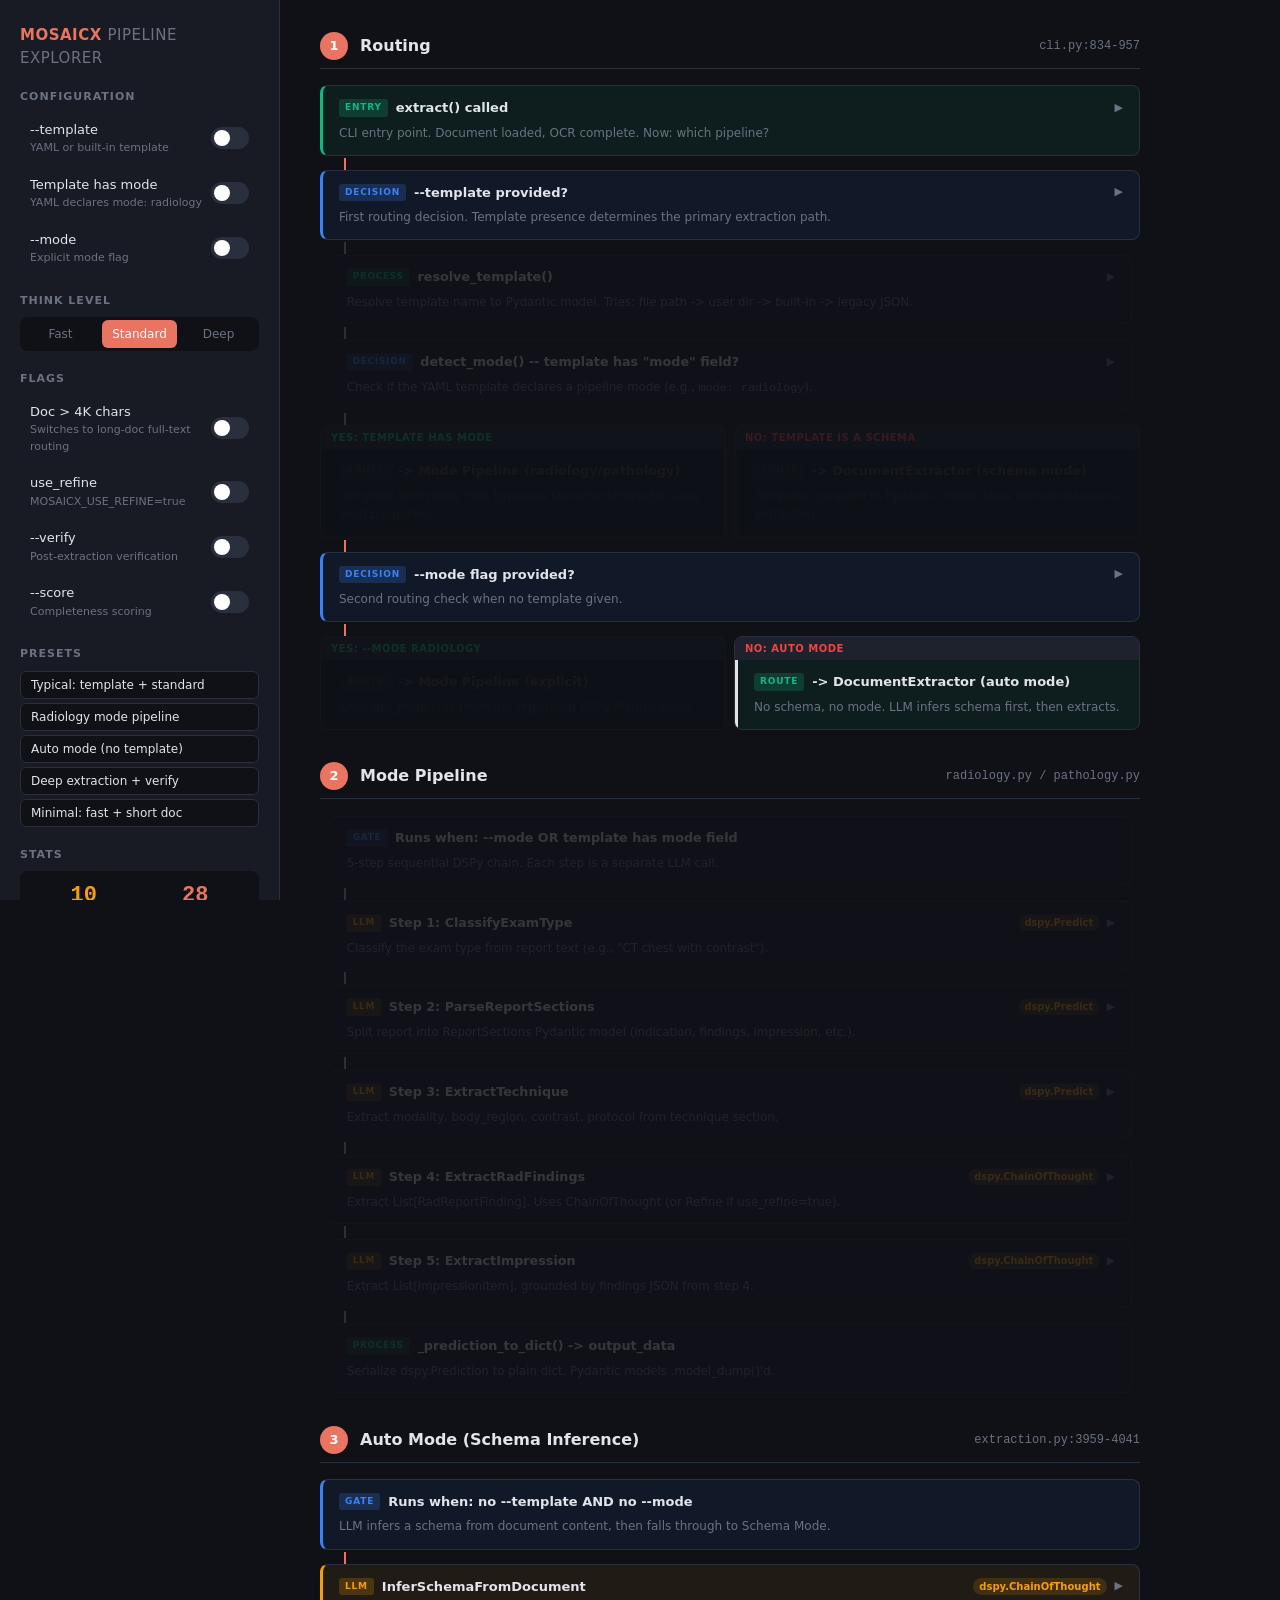
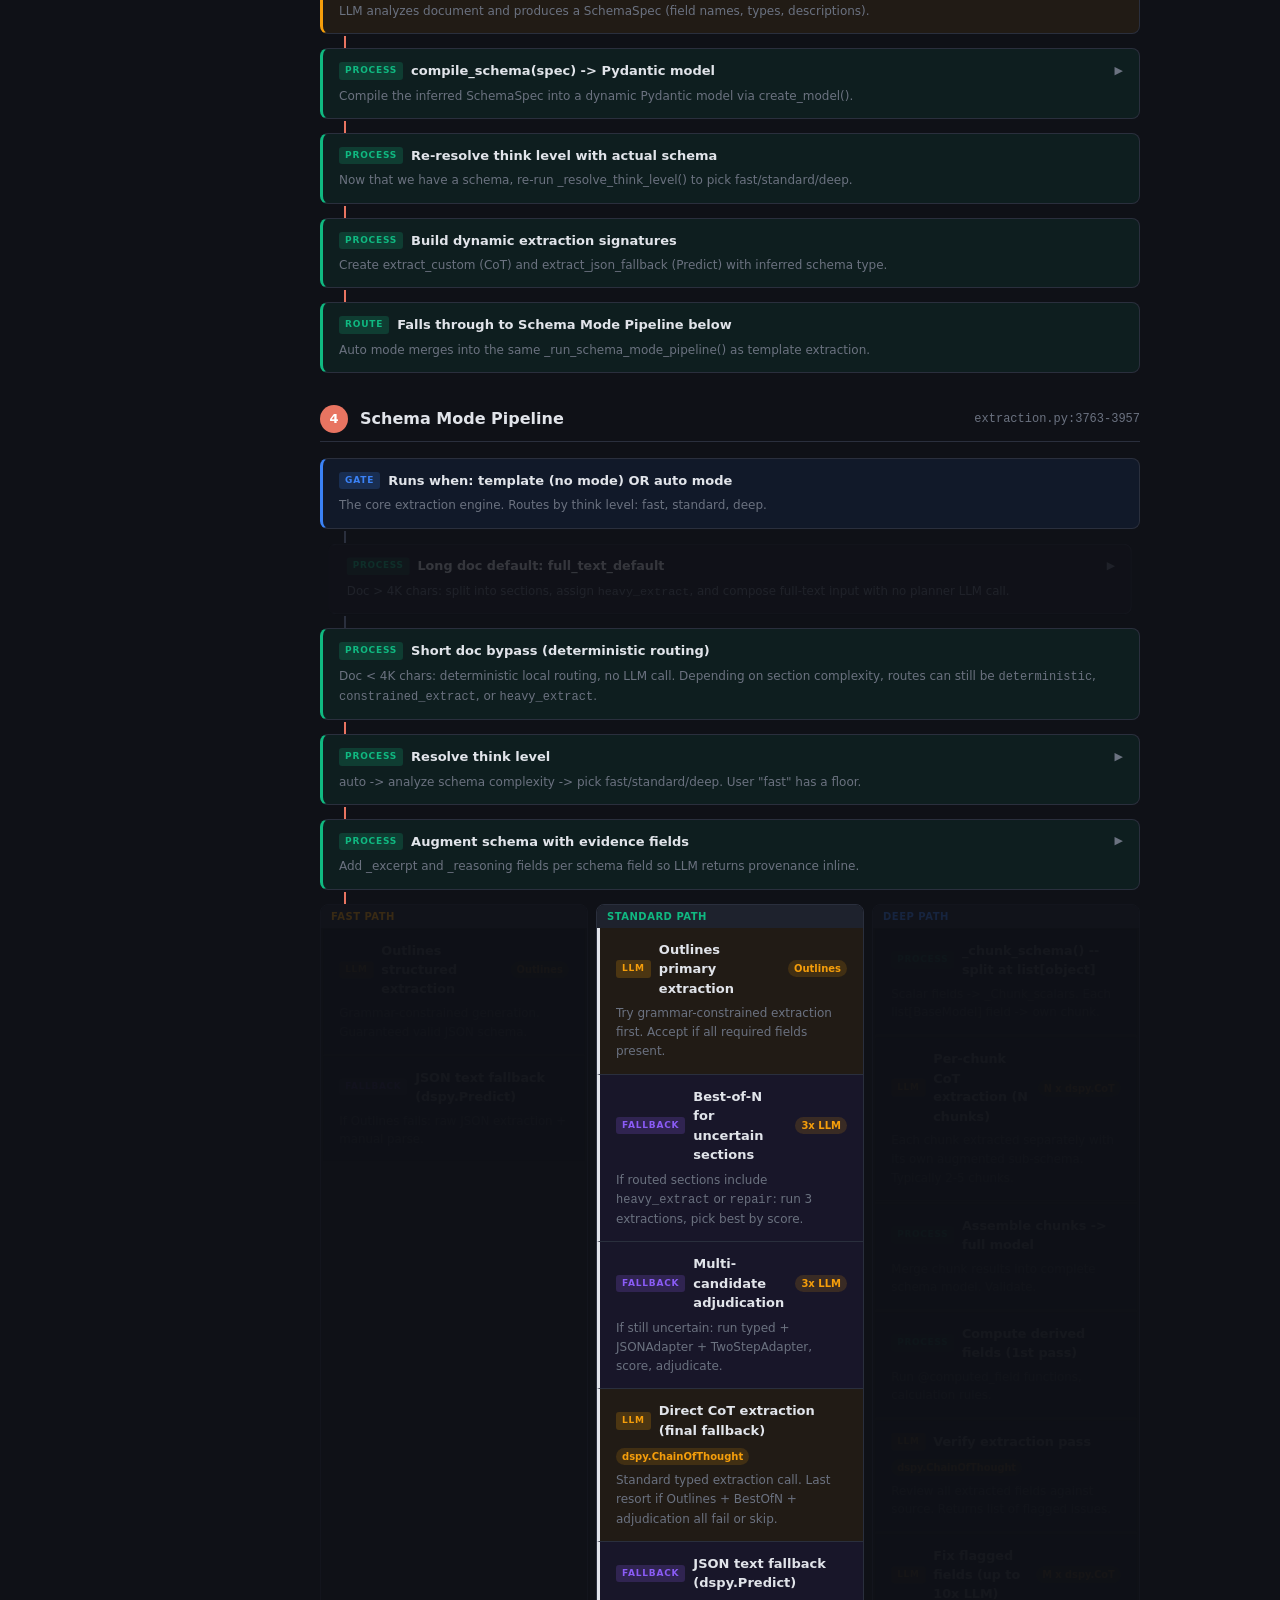
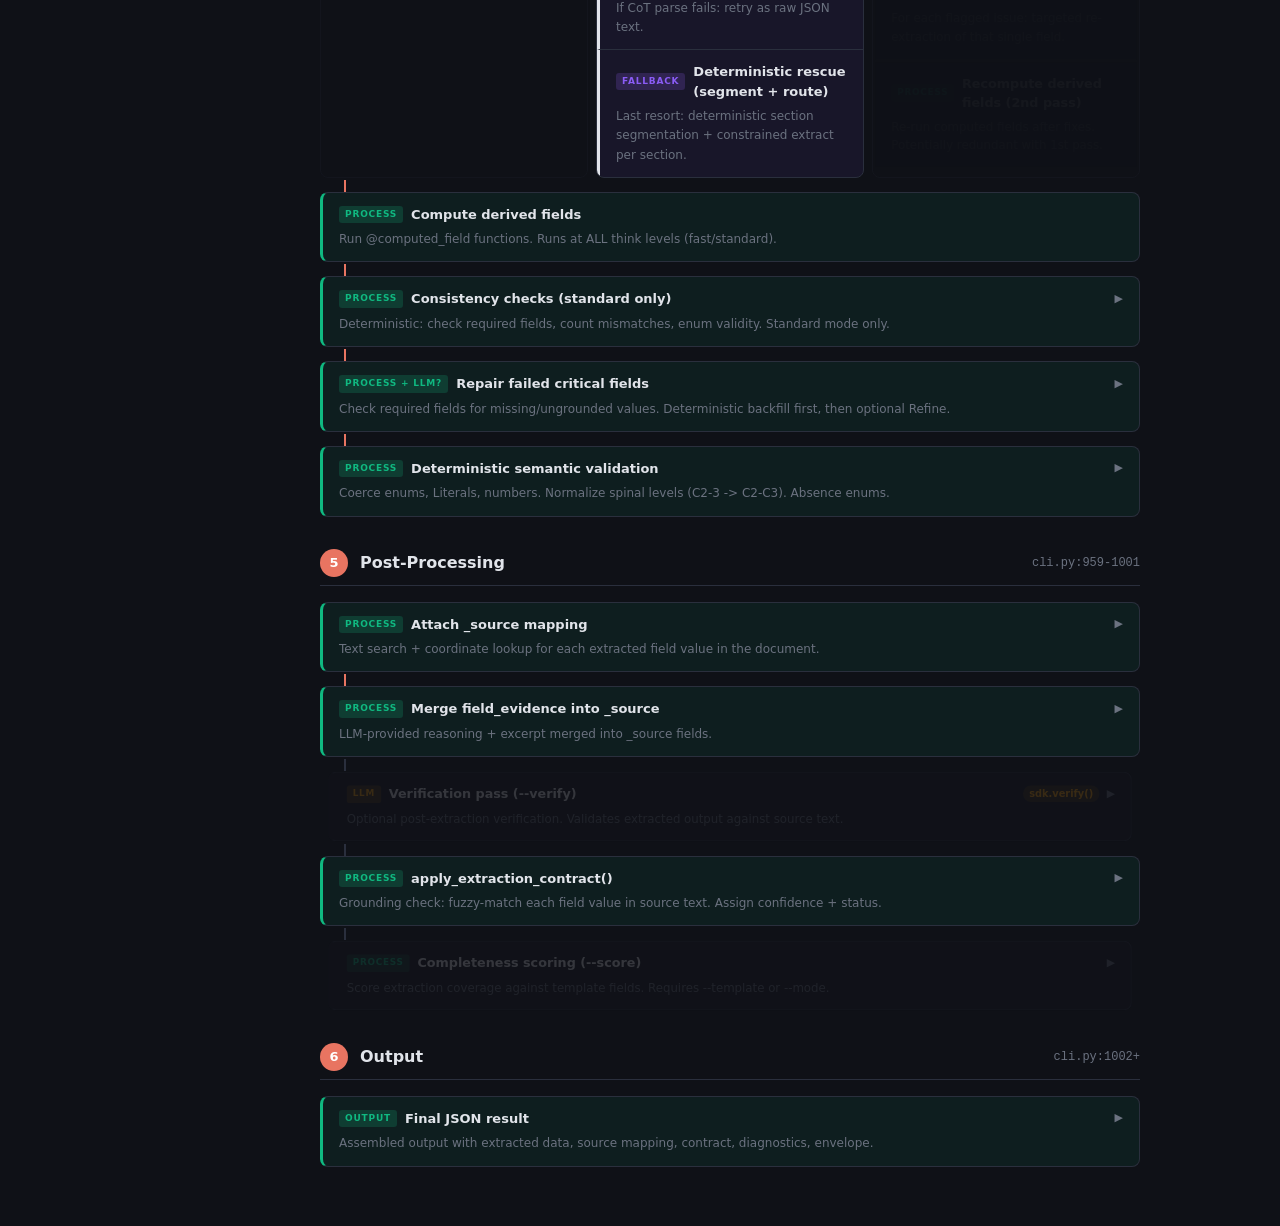
<file: docs/extraction-flow.html>
<!DOCTYPE html>
<html lang="en">
<head>
<meta charset="UTF-8">
<meta name="viewport" content="width=device-width, initial-scale=1.0">
<title>MOSAICX Extraction Pipeline Explorer</title>
<style>
  :root {
    --coral: #E87461;
    --greige: #B5A89A;
    --bg: #0f1117;
    --surface: #181b23;
    --surface2: #1e222d;
    --border: #2a2f3d;
    --text: #e1e4ea;
    --muted: #6b7280;
    --active-glow: rgba(232, 116, 97, 0.12);
    --llm: #f59e0b;
    --llm-bg: rgba(245, 158, 11, 0.08);
    --decision: #3b82f6;
    --decision-bg: rgba(59, 130, 246, 0.08);
    --process: #10b981;
    --process-bg: rgba(16, 185, 129, 0.08);
    --fallback: #8b5cf6;
    --fallback-bg: rgba(139, 92, 246, 0.08);
    --vestigial: #ef4444;
    --vestigial-bg: rgba(239, 68, 68, 0.06);
    --inactive: 0.18;
    --radius: 8px;
    --font: -apple-system, BlinkMacSystemFont, 'Segoe UI', system-ui, sans-serif;
    --mono: 'SF Mono', 'Cascadia Code', 'JetBrains Mono', Consolas, monospace;
  }

  * { margin: 0; padding: 0; box-sizing: border-box; }

  body {
    font-family: var(--font);
    background: var(--bg);
    color: var(--text);
    line-height: 1.5;
    overflow-x: hidden;
  }

  /* ── Layout ── */
  .app {
    display: grid;
    grid-template-columns: 280px 1fr;
    min-height: 100vh;
  }

  /* ── Sidebar ── */
  .sidebar {
    background: var(--surface);
    border-right: 1px solid var(--border);
    padding: 24px 20px;
    position: sticky;
    top: 0;
    height: 100vh;
    overflow-y: auto;
    display: flex;
    flex-direction: column;
    gap: 20px;
  }

  .sidebar h1 {
    font-size: 15px;
    font-weight: 700;
    letter-spacing: 0.5px;
    text-transform: uppercase;
    color: var(--coral);
  }
  .sidebar h1 span { color: var(--muted); font-weight: 400; }

  .sidebar h2 {
    font-size: 11px;
    font-weight: 600;
    text-transform: uppercase;
    letter-spacing: 1px;
    color: var(--muted);
    margin-bottom: 8px;
  }

  .toggle-group { display: flex; flex-direction: column; gap: 6px; }

  .toggle {
    display: flex;
    align-items: center;
    justify-content: space-between;
    padding: 6px 10px;
    border-radius: 6px;
    cursor: pointer;
    transition: background 0.15s;
    user-select: none;
  }
  .toggle:hover { background: var(--surface2); }
  .toggle-label { font-size: 13px; color: var(--text); }
  .toggle-sub { font-size: 11px; color: var(--muted); margin-top: 1px; }

  /* iOS-style switch */
  .switch {
    width: 38px;
    height: 22px;
    background: var(--border);
    border-radius: 12px;
    position: relative;
    flex-shrink: 0;
    transition: background 0.2s;
    cursor: pointer;
  }
  .switch::after {
    content: '';
    position: absolute;
    width: 16px; height: 16px;
    border-radius: 50%;
    background: #fff;
    top: 3px; left: 3px;
    transition: transform 0.2s;
  }
  .switch.on { background: var(--coral); }
  .switch.on::after { transform: translateX(16px); }

  /* Radio group (think level) */
  .radio-group {
    display: flex;
    gap: 4px;
    background: var(--bg);
    padding: 3px;
    border-radius: 8px;
  }
  .radio-btn {
    flex: 1;
    text-align: center;
    padding: 5px 8px;
    font-size: 12px;
    font-weight: 500;
    border-radius: 6px;
    cursor: pointer;
    color: var(--muted);
    transition: all 0.15s;
  }
  .radio-btn.active {
    background: var(--coral);
    color: #fff;
  }
  .radio-btn:hover:not(.active) { color: var(--text); }

  /* Stats panel */
  .stats {
    background: var(--bg);
    border-radius: 8px;
    padding: 12px;
    display: grid;
    grid-template-columns: 1fr 1fr;
    gap: 8px;
  }
  .stat {
    text-align: center;
  }
  .stat-value {
    font-size: 22px;
    font-weight: 700;
    font-family: var(--mono);
    color: var(--coral);
    line-height: 1.2;
  }
  .stat-value.llm-color { color: var(--llm); }
  .stat-label {
    font-size: 10px;
    text-transform: uppercase;
    letter-spacing: 0.5px;
    color: var(--muted);
  }

  /* Legend */
  .legend { display: flex; flex-direction: column; gap: 5px; }
  .legend-item {
    display: flex; align-items: center; gap: 8px;
    font-size: 12px; color: var(--muted);
  }
  .legend-dot {
    width: 10px; height: 10px; border-radius: 3px; flex-shrink: 0;
  }

  /* Presets */
  .presets { display: flex; flex-direction: column; gap: 4px; }
  .preset-btn {
    background: var(--bg);
    border: 1px solid var(--border);
    border-radius: 6px;
    padding: 6px 10px;
    font-size: 12px;
    color: var(--text);
    cursor: pointer;
    text-align: left;
    transition: all 0.15s;
    font-family: var(--font);
  }
  .preset-btn:hover {
    border-color: var(--coral);
    background: var(--active-glow);
  }

  /* ── Main Flow ── */
  .main {
    padding: 32px 40px;
    max-width: 900px;
  }

  .phase {
    margin-bottom: 32px;
  }

  .phase-header {
    display: flex;
    align-items: center;
    gap: 12px;
    margin-bottom: 16px;
    padding-bottom: 8px;
    border-bottom: 1px solid var(--border);
  }
  .phase-num {
    width: 28px; height: 28px;
    background: var(--coral);
    color: #fff;
    border-radius: 50%;
    display: flex; align-items: center; justify-content: center;
    font-size: 13px; font-weight: 700;
    flex-shrink: 0;
  }
  .phase-title {
    font-size: 16px;
    font-weight: 600;
  }
  .phase-subtitle {
    font-size: 12px;
    color: var(--muted);
    margin-left: auto;
    font-family: var(--mono);
  }

  /* Connector line */
  .connector {
    width: 2px;
    height: 12px;
    background: var(--border);
    margin-left: 24px;
  }
  .connector.active-line { background: var(--coral); }

  /* ── Nodes ── */
  .node {
    background: var(--surface);
    border: 1px solid var(--border);
    border-radius: var(--radius);
    padding: 12px 16px;
    margin-bottom: 2px;
    position: relative;
    transition: all 0.3s ease;
    cursor: pointer;
    border-left: 3px solid transparent;
  }

  .node.inactive {
    opacity: var(--inactive);
    transform: scale(0.98);
    pointer-events: auto;
  }

  .node.active {
    border-left-color: var(--process);
    background: var(--process-bg);
  }
  .node.active.type-llm {
    border-left-color: var(--llm);
    background: var(--llm-bg);
  }
  .node.active.type-decision {
    border-left-color: var(--decision);
    background: var(--decision-bg);
  }
  .node.active.type-fallback {
    border-left-color: var(--fallback);
    background: var(--fallback-bg);
  }

  .node.vestigial-highlight {
    border-color: var(--vestigial);
    background: var(--vestigial-bg);
    box-shadow: 0 0 12px rgba(239, 68, 68, 0.15);
  }
  .node.vestigial-highlight .vestigial-badge { display: inline-flex; }

  .node-header {
    display: flex;
    align-items: center;
    gap: 8px;
    flex-wrap: wrap;
  }

  .node-type {
    font-size: 9px;
    font-weight: 700;
    text-transform: uppercase;
    letter-spacing: 0.8px;
    padding: 2px 6px;
    border-radius: 3px;
    flex-shrink: 0;
  }
  .type-llm .node-type { background: rgba(245,158,11,0.2); color: var(--llm); }
  .type-decision .node-type { background: rgba(59,130,246,0.2); color: var(--decision); }
  .type-process .node-type { background: rgba(16,185,129,0.2); color: var(--process); }
  .type-fallback .node-type { background: rgba(139,92,246,0.2); color: var(--fallback); }

  .node-title {
    font-size: 13px;
    font-weight: 600;
    flex: 1;
  }

  .node-badge {
    font-size: 10px;
    padding: 1px 6px;
    border-radius: 10px;
    font-weight: 600;
    flex-shrink: 0;
  }
  .badge-dspy {
    background: rgba(245,158,11,0.15);
    color: var(--llm);
  }

  .vestigial-badge {
    display: none;
    align-items: center;
    gap: 4px;
    font-size: 10px;
    padding: 2px 8px;
    border-radius: 10px;
    background: rgba(239,68,68,0.15);
    color: var(--vestigial);
    font-weight: 600;
  }

  .node-body {
    font-size: 12px;
    color: var(--muted);
    margin-top: 6px;
    line-height: 1.6;
  }

  .node-detail {
    display: none;
    margin-top: 8px;
    padding-top: 8px;
    border-top: 1px solid var(--border);
    font-size: 12px;
    color: var(--muted);
    line-height: 1.7;
  }
  .node-detail.open { display: block; }

  .node-detail code {
    font-family: var(--mono);
    font-size: 11px;
    background: var(--bg);
    padding: 1px 5px;
    border-radius: 3px;
    color: var(--coral);
  }

  .file-ref {
    font-family: var(--mono);
    font-size: 11px;
    color: var(--greige);
    opacity: 0.8;
  }

  /* Branch container */
  .branch-group {
    display: flex;
    gap: 8px;
    margin-bottom: 2px;
  }
  .branch-group > .branch {
    flex: 1;
    min-width: 0;
  }
  .branch-label {
    font-size: 10px;
    font-weight: 700;
    text-transform: uppercase;
    letter-spacing: 0.5px;
    padding: 4px 10px;
    border-radius: 4px 4px 0 0;
    background: var(--surface2);
    color: var(--muted);
  }
  .branch-label.yes { color: var(--process); }
  .branch-label.no { color: var(--vestigial); }
  .branch {
    border: 1px solid var(--border);
    border-radius: var(--radius);
    overflow: hidden;
  }
  .branch.inactive { opacity: var(--inactive); }
  .branch .node {
    border-radius: 0;
    border-left: none;
    border-right: none;
    border-top: none;
    margin-bottom: 0;
  }
  .branch .node:last-child { border-bottom: none; }
  .branch .node.active { border-left: 3px solid; }

  /* Vestigial toggle */
  .vestigial-toggle {
    margin-top: auto;
    padding-top: 12px;
    border-top: 1px solid var(--border);
  }
  .vestigial-toggle label {
    display: flex;
    align-items: center;
    gap: 8px;
    font-size: 12px;
    color: var(--vestigial);
    cursor: pointer;
    font-weight: 500;
  }

  /* Responsive */
  @media (max-width: 768px) {
    .app { grid-template-columns: 1fr; }
    .sidebar {
      position: relative;
      height: auto;
      border-right: none;
      border-bottom: 1px solid var(--border);
    }
    .main { padding: 20px; }
    .branch-group { flex-direction: column; }
  }

  /* Expand indicator */
  .expand-icon {
    color: var(--muted);
    font-size: 11px;
    transition: transform 0.2s;
    flex-shrink: 0;
  }
  .node.expanded .expand-icon { transform: rotate(90deg); }
</style>
</head>
<body>

<div class="app">
  <!-- ── Sidebar ── -->
  <aside class="sidebar">
    <div>
      <h1>MOSAICX <span>Pipeline Explorer</span></h1>
    </div>

    <div>
      <h2>Configuration</h2>
      <div class="toggle-group">
        <div class="toggle" onclick="toggle('has_template')">
          <div>
            <div class="toggle-label">--template</div>
            <div class="toggle-sub">YAML or built-in template</div>
          </div>
          <div class="switch" id="sw-has_template"></div>
        </div>
        <div class="toggle" onclick="toggle('template_has_mode')">
          <div>
            <div class="toggle-label">Template has mode</div>
            <div class="toggle-sub">YAML declares mode: radiology</div>
          </div>
          <div class="switch" id="sw-template_has_mode"></div>
        </div>
        <div class="toggle" onclick="toggle('has_mode')">
          <div>
            <div class="toggle-label">--mode</div>
            <div class="toggle-sub">Explicit mode flag</div>
          </div>
          <div class="switch" id="sw-has_mode"></div>
        </div>
      </div>
    </div>

    <div>
      <h2>Think Level</h2>
      <div class="radio-group">
        <div class="radio-btn" data-think="fast" onclick="setThink('fast')">Fast</div>
        <div class="radio-btn active" data-think="standard" onclick="setThink('standard')">Standard</div>
        <div class="radio-btn" data-think="deep" onclick="setThink('deep')">Deep</div>
      </div>
    </div>

    <div>
      <h2>Flags</h2>
      <div class="toggle-group">
        <div class="toggle" onclick="toggle('doc_long')">
          <div>
            <div class="toggle-label">Doc > 4K chars</div>
            <div class="toggle-sub">Switches to long-doc full-text routing</div>
          </div>
          <div class="switch" id="sw-doc_long"></div>
        </div>
        <div class="toggle" onclick="toggle('use_refine')">
          <div>
            <div class="toggle-label">use_refine</div>
            <div class="toggle-sub">MOSAICX_USE_REFINE=true</div>
          </div>
          <div class="switch" id="sw-use_refine"></div>
        </div>
        <div class="toggle" onclick="toggle('verify')">
          <div>
            <div class="toggle-label">--verify</div>
            <div class="toggle-sub">Post-extraction verification</div>
          </div>
          <div class="switch" id="sw-verify"></div>
        </div>
        <div class="toggle" onclick="toggle('score')">
          <div>
            <div class="toggle-label">--score</div>
            <div class="toggle-sub">Completeness scoring</div>
          </div>
          <div class="switch" id="sw-score"></div>
        </div>
      </div>
    </div>

    <div>
      <h2>Presets</h2>
      <div class="presets">
        <button class="preset-btn" onclick="applyPreset('typical')">Typical: template + standard</button>
        <button class="preset-btn" onclick="applyPreset('radiology')">Radiology mode pipeline</button>
        <button class="preset-btn" onclick="applyPreset('auto')">Auto mode (no template)</button>
        <button class="preset-btn" onclick="applyPreset('deep')">Deep extraction + verify</button>
        <button class="preset-btn" onclick="applyPreset('minimal')">Minimal: fast + short doc</button>
      </div>
    </div>

    <div>
      <h2>Stats</h2>
      <div class="stats">
        <div class="stat">
          <div class="stat-value llm-color" id="stat-llm">0</div>
          <div class="stat-label">LLM Calls</div>
        </div>
        <div class="stat">
          <div class="stat-value" id="stat-active">0</div>
          <div class="stat-label">Active Nodes</div>
        </div>
        <div class="stat">
          <div class="stat-value" id="stat-total">0</div>
          <div class="stat-label">Total Nodes</div>
        </div>
        <div class="stat">
          <div class="stat-value" id="stat-vestigial" style="color:var(--vestigial)">0</div>
          <div class="stat-label">Vestigial</div>
        </div>
      </div>
    </div>

    <div>
      <h2>Legend</h2>
      <div class="legend">
        <div class="legend-item"><div class="legend-dot" style="background:var(--llm)"></div> LLM call (dspy.Predict / CoT)</div>
        <div class="legend-item"><div class="legend-dot" style="background:var(--decision)"></div> Decision / branch point</div>
        <div class="legend-item"><div class="legend-dot" style="background:var(--process)"></div> Deterministic processing</div>
        <div class="legend-item"><div class="legend-dot" style="background:var(--fallback)"></div> Fallback / rescue path</div>
        <div class="legend-item"><div class="legend-dot" style="background:var(--vestigial)"></div> Potentially vestigial</div>
      </div>
    </div>

    <div class="vestigial-toggle">
      <label>
        <input type="checkbox" id="cb-vestigial" onchange="toggleVestigial()">
        Highlight vestigial code
      </label>
    </div>
  </aside>

  <!-- ── Main Flow ── -->
  <main class="main">

    <!-- PHASE 1: ROUTING -->
    <div class="phase">
      <div class="phase-header">
        <div class="phase-num">1</div>
        <div class="phase-title">Routing</div>
        <div class="phase-subtitle">cli.py:834-957</div>
      </div>

      <div class="node active type-process" data-id="entry" data-when="always">
        <div class="node-header">
          <span class="node-type">Entry</span>
          <span class="node-title">extract() called</span>
          <span class="expand-icon">&#9654;</span>
        </div>
        <div class="node-body">CLI entry point. Document loaded, OCR complete. Now: which pipeline?</div>
        <div class="node-detail">
          <code>cli.py:665</code> &mdash; Click command with --template, --mode, --think, --verify, --score flags.<br>
          Mutual exclusivity enforced: --template and --mode cannot coexist.<br>
          Document loading already happened via <code>_load_doc_with_config()</code>.
        </div>
      </div>
      <div class="connector"></div>

      <div class="node type-decision" data-id="decision-template" data-when="always">
        <div class="node-header">
          <span class="node-type">Decision</span>
          <span class="node-title">--template provided?</span>
          <span class="expand-icon">&#9654;</span>
        </div>
        <div class="node-body">
          First routing decision. Template presence determines the primary extraction path.
        </div>
        <div class="node-detail">
          <code>cli.py:834</code> &mdash; <code>if template is not None:</code><br>
          Template and mode flags are mutually exclusive (line 753).
        </div>
      </div>
      <div class="connector"></div>

      <!-- Path A: Template with mode -->
      <div class="node type-process" data-id="resolve-template" data-when="has_template">
        <div class="node-header">
          <span class="node-type">Process</span>
          <span class="node-title">resolve_template()</span>
          <span class="expand-icon">&#9654;</span>
        </div>
        <div class="node-body">
          Resolve template name to Pydantic model. Tries: file path -> user dir -> built-in -> legacy JSON.
        </div>
        <div class="node-detail">
          <code>report.py:59</code> &mdash; Resolution order:<br>
          1. File path (.yaml/.yml exists on disk)<br>
          2. User templates: <code>~/.mosaicx/templates/&lt;name&gt;.yaml</code><br>
          3. Built-in: <code>schemas/radreport/templates/&lt;name&gt;.yaml</code><br>
          4. Legacy saved schema: <code>~/.mosaicx/schemas/&lt;name&gt;.json</code><br>
          Returns <code>(model_class, template_name)</code>.
        </div>
      </div>
      <div class="connector"></div>

      <div class="node type-decision" data-id="detect-mode" data-when="has_template">
        <div class="node-header">
          <span class="node-type">Decision</span>
          <span class="node-title">detect_mode() -- template has "mode" field?</span>
          <span class="expand-icon">&#9654;</span>
        </div>
        <div class="node-body">
          Check if the YAML template declares a pipeline mode (e.g., <code>mode: radiology</code>).
        </div>
        <div class="node-detail">
          <code>report.py</code> &mdash; <code>detect_mode(tpl_name)</code> reads the "mode" key from YAML.<br>
          <code>cli.py:849</code> &mdash; <code>if effective_mode is not None and template_model is None:</code><br>
          This enables co-registration: a built-in template name like "chest_ct" routes to radiology mode.
        </div>
      </div>
      <div class="connector"></div>

      <div class="branch-group">
        <div class="branch" data-id="branch-tpl-mode" data-when="has_template && template_has_mode">
          <div class="branch-label yes">YES: template has mode</div>
          <div class="node type-process" data-id="goto-mode-from-tpl" data-when="has_template && template_has_mode">
            <div class="node-header">
              <span class="node-type">Route</span>
              <span class="node-title">-> Mode Pipeline (radiology/pathology)</span>
            </div>
            <div class="node-body">Template with mode field bypasses DocumentExtractor, uses 5-step pipeline.</div>
          </div>
        </div>
        <div class="branch" data-id="branch-tpl-schema" data-when="has_template && !template_has_mode">
          <div class="branch-label no">NO: template is a schema</div>
          <div class="node type-process" data-id="goto-schema" data-when="has_template && !template_has_mode">
            <div class="node-header">
              <span class="node-type">Route</span>
              <span class="node-title">-> DocumentExtractor (schema mode)</span>
            </div>
            <div class="node-body">Template compiled to Pydantic model. Uses think-level-aware extraction.</div>
          </div>
        </div>
      </div>
      <div class="connector"></div>

      <!-- Path C: Explicit mode -->
      <div class="node type-decision" data-id="decision-mode" data-when="!has_template">
        <div class="node-header">
          <span class="node-type">Decision</span>
          <span class="node-title">--mode flag provided?</span>
          <span class="expand-icon">&#9654;</span>
        </div>
        <div class="node-body">Second routing check when no template given.</div>
        <div class="node-detail">
          <code>cli.py:901</code> &mdash; <code>elif mode is not None:</code>
        </div>
      </div>
      <div class="connector"></div>

      <div class="branch-group">
        <div class="branch" data-id="branch-mode-yes" data-when="!has_template && has_mode">
          <div class="branch-label yes">YES: --mode radiology</div>
          <div class="node type-process" data-id="goto-mode-explicit" data-when="!has_template && has_mode">
            <div class="node-header">
              <span class="node-type">Route</span>
              <span class="node-title">-> Mode Pipeline (explicit)</span>
            </div>
            <div class="node-body">Uses get_mode() to fetch the registered DSPy Module class.</div>
          </div>
        </div>
        <div class="branch" data-id="branch-auto" data-when="!has_template && !has_mode">
          <div class="branch-label no">NO: auto mode</div>
          <div class="node type-process" data-id="goto-auto" data-when="!has_template && !has_mode">
            <div class="node-header">
              <span class="node-type">Route</span>
              <span class="node-title">-> DocumentExtractor (auto mode)</span>
            </div>
            <div class="node-body">No schema, no mode. LLM infers schema first, then extracts.</div>
          </div>
        </div>
      </div>
    </div>

    <!-- PHASE 2: MODE PIPELINE -->
    <div class="phase">
      <div class="phase-header">
        <div class="phase-num">2</div>
        <div class="phase-title">Mode Pipeline</div>
        <div class="phase-subtitle">radiology.py / pathology.py</div>
      </div>

      <div class="node type-decision" data-id="mode-pipeline-gate" data-when="uses_mode">
        <div class="node-header">
          <span class="node-type">Gate</span>
          <span class="node-title">Runs when: --mode OR template has mode field</span>
        </div>
        <div class="node-body">5-step sequential DSPy chain. Each step is a separate LLM call.</div>
      </div>
      <div class="connector"></div>

      <div class="node type-llm" data-id="mode-step1" data-when="uses_mode" data-llm="1">
        <div class="node-header">
          <span class="node-type">LLM</span>
          <span class="node-title">Step 1: ClassifyExamType</span>
          <span class="node-badge badge-dspy">dspy.Predict</span>
          <span class="expand-icon">&#9654;</span>
        </div>
        <div class="node-body">Classify the exam type from report text (e.g., "CT chest with contrast").</div>
        <div class="node-detail">
          <code>radiology.py:~150</code> &mdash; Single LLM call. Output: exam_type string.
        </div>
      </div>
      <div class="connector"></div>

      <div class="node type-llm" data-id="mode-step2" data-when="uses_mode" data-llm="1">
        <div class="node-header">
          <span class="node-type">LLM</span>
          <span class="node-title">Step 2: ParseReportSections</span>
          <span class="node-badge badge-dspy">dspy.Predict</span>
          <span class="expand-icon">&#9654;</span>
        </div>
        <div class="node-body">Split report into ReportSections Pydantic model (indication, findings, impression, etc.).</div>
        <div class="node-detail">
          <code>radiology.py:~165</code> &mdash; Output type: <code>ReportSections</code> (Pydantic).<br>
          Fields: indication, comparison, technique, findings, impression.
        </div>
      </div>
      <div class="connector"></div>

      <div class="node type-llm" data-id="mode-step3" data-when="uses_mode" data-llm="1">
        <div class="node-header">
          <span class="node-type">LLM</span>
          <span class="node-title">Step 3: ExtractTechnique</span>
          <span class="node-badge badge-dspy">dspy.Predict</span>
          <span class="expand-icon">&#9654;</span>
        </div>
        <div class="node-body">Extract modality, body_region, contrast, protocol from technique section.</div>
      </div>
      <div class="connector"></div>

      <div class="node type-llm" data-id="mode-step4" data-when="uses_mode" data-llm="1" data-vestigial="use_refine wraps this in dspy.Refine (multi-attempt + reward). Default: off. If never enabled, all Refine code for findings is dead.">
        <div class="node-header">
          <span class="node-type">LLM</span>
          <span class="node-title">Step 4: ExtractRadFindings</span>
          <span class="node-badge badge-dspy">dspy.ChainOfThought</span>
          <span class="vestigial-badge">VESTIGIAL?</span>
          <span class="expand-icon">&#9654;</span>
        </div>
        <div class="node-body">Extract List[RadReportFinding]. Uses ChainOfThought (or Refine if use_refine=true).</div>
        <div class="node-detail">
          <code>radiology.py:~200</code><br>
          <strong>Vestigial concern:</strong> <code>cfg.use_refine</code> defaults to False. The dspy.Refine wrapper
          (multi-attempt with reward function + threshold) is dead code unless explicitly enabled via
          <code>MOSAICX_USE_REFINE=true</code>. The Refine path adds N=3 extraction attempts + reward scoring.
        </div>
      </div>
      <div class="connector"></div>

      <div class="node type-llm" data-id="mode-step5" data-when="uses_mode" data-llm="1" data-vestigial="Same Refine wrapper concern as Step 4. If use_refine is never enabled, this alternate code path is dead.">
        <div class="node-header">
          <span class="node-type">LLM</span>
          <span class="node-title">Step 5: ExtractImpression</span>
          <span class="node-badge badge-dspy">dspy.ChainOfThought</span>
          <span class="vestigial-badge">VESTIGIAL?</span>
          <span class="expand-icon">&#9654;</span>
        </div>
        <div class="node-body">Extract List[ImpressionItem], grounded by findings JSON from step 4.</div>
        <div class="node-detail">
          <code>radiology.py:~230</code><br>
          Impression extraction is grounded: the findings from step 4 are serialized to JSON and
          passed as context, so the LLM can reference extracted findings when structuring impressions.
        </div>
      </div>
      <div class="connector"></div>

      <div class="node type-process" data-id="mode-output" data-when="uses_mode">
        <div class="node-header">
          <span class="node-type">Process</span>
          <span class="node-title">_prediction_to_dict() -> output_data</span>
        </div>
        <div class="node-body">Serialize dspy.Prediction to plain dict. Pydantic models .model_dump()'d.</div>
      </div>
    </div>

    <!-- PHASE 3: AUTO MODE (prefix) -->
    <div class="phase">
      <div class="phase-header">
        <div class="phase-num">3</div>
        <div class="phase-title">Auto Mode (Schema Inference)</div>
        <div class="phase-subtitle">extraction.py:3959-4041</div>
      </div>

      <div class="node type-decision" data-id="auto-gate" data-when="uses_auto">
        <div class="node-header">
          <span class="node-type">Gate</span>
          <span class="node-title">Runs when: no --template AND no --mode</span>
        </div>
        <div class="node-body">LLM infers a schema from document content, then falls through to Schema Mode.</div>
      </div>
      <div class="connector"></div>

      <div class="node type-llm" data-id="auto-infer" data-when="uses_auto" data-llm="1" data-vestigial="If you always provide a --template, this entire Auto Mode phase is dead code. The InferSchemaFromDocument signature and compile_schema path never execute.">
        <div class="node-header">
          <span class="node-type">LLM</span>
          <span class="node-title">InferSchemaFromDocument</span>
          <span class="node-badge badge-dspy">dspy.ChainOfThought</span>
          <span class="vestigial-badge">VESTIGIAL?</span>
          <span class="expand-icon">&#9654;</span>
        </div>
        <div class="node-body">LLM analyzes document and produces a SchemaSpec (field names, types, descriptions).</div>
        <div class="node-detail">
          <code>extraction.py:3453</code> &mdash; Input: truncated document text. Output: <code>SchemaSpec</code> Pydantic model.<br>
          The SchemaSpec describes what fields to extract, their types (str/int/float/bool/enum/list/object).
        </div>
      </div>
      <div class="connector"></div>

      <div class="node type-process" data-id="auto-compile" data-when="uses_auto">
        <div class="node-header">
          <span class="node-type">Process</span>
          <span class="node-title">compile_schema(spec) -> Pydantic model</span>
          <span class="expand-icon">&#9654;</span>
        </div>
        <div class="node-body">Compile the inferred SchemaSpec into a dynamic Pydantic model via create_model().</div>
        <div class="node-detail">
          <code>schema_gen.py</code> &mdash; Each field from SchemaSpec becomes a Pydantic field.<br>
          Enum types create actual Python Enums. Nested objects become sub-models.
        </div>
      </div>
      <div class="connector"></div>

      <div class="node type-process" data-id="auto-rethink" data-when="uses_auto">
        <div class="node-header">
          <span class="node-type">Process</span>
          <span class="node-title">Re-resolve think level with actual schema</span>
        </div>
        <div class="node-body">Now that we have a schema, re-run _resolve_think_level() to pick fast/standard/deep.</div>
      </div>
      <div class="connector"></div>

      <div class="node type-process" data-id="auto-sigs" data-when="uses_auto">
        <div class="node-header">
          <span class="node-type">Process</span>
          <span class="node-title">Build dynamic extraction signatures</span>
        </div>
        <div class="node-body">Create extract_custom (CoT) and extract_json_fallback (Predict) with inferred schema type.</div>
      </div>
      <div class="connector"></div>

      <div class="node type-process" data-id="auto-to-schema" data-when="uses_auto">
        <div class="node-header">
          <span class="node-type">Route</span>
          <span class="node-title">Falls through to Schema Mode Pipeline below</span>
        </div>
        <div class="node-body">Auto mode merges into the same _run_schema_mode_pipeline() as template extraction.</div>
      </div>
    </div>

    <!-- PHASE 4: SCHEMA MODE PIPELINE -->
    <div class="phase">
      <div class="phase-header">
        <div class="phase-num">4</div>
        <div class="phase-title">Schema Mode Pipeline</div>
        <div class="phase-subtitle">extraction.py:3763-3957</div>
      </div>

      <div class="node type-decision" data-id="schema-gate" data-when="uses_doc_extractor">
        <div class="node-header">
          <span class="node-type">Gate</span>
          <span class="node-title">Runs when: template (no mode) OR auto mode</span>
        </div>
        <div class="node-body">The core extraction engine. Routes by think level: fast, standard, deep.</div>
      </div>
      <div class="connector"></div>

      <!-- Planner -->
      <div class="node type-process" data-id="planner" data-when="uses_doc_extractor && doc_long">
        <div class="node-header">
          <span class="node-type">Process</span>
          <span class="node-title">Long doc default: full_text_default</span>
          <span class="expand-icon">&#9654;</span>
        </div>
        <div class="node-body">Doc &gt; 4K chars: split into sections, assign <code>heavy_extract</code>, and compose full-text input with no planner LLM call.</div>
        <div class="node-detail">
          <code>extraction.py:1562</code><br>
          1. <code>_split_document_sections()</code> &mdash; regex-based section splitting<br>
          2. assign <code>heavy_extract</code> to every section with reason <code>full_text_default</code><br>
          3. <code>_compose_routed_document_text()</code> &mdash; assemble routed text without planner compression<br>
          ReAct route planning was removed from the extraction hot path.
        </div>
      </div>
      <div class="connector"></div>

      <div class="node type-process" data-id="planner-short" data-when="uses_doc_extractor && !doc_long">
        <div class="node-header">
          <span class="node-type">Process</span>
          <span class="node-title">Short doc bypass (deterministic routing)</span>
        </div>
        <div class="node-body">Doc &lt; 4K chars: deterministic local routing, no LLM call. Depending on section complexity, routes can still be <code>deterministic</code>, <code>constrained_extract</code>, or <code>heavy_extract</code>.</div>
      </div>
      <div class="connector"></div>

      <div class="node type-process" data-id="think-resolve" data-when="uses_doc_extractor">
        <div class="node-header">
          <span class="node-type">Process</span>
          <span class="node-title">Resolve think level</span>
          <span class="expand-icon">&#9654;</span>
        </div>
        <div class="node-body">auto -> analyze schema complexity -> pick fast/standard/deep. User "fast" has a floor.</div>
        <div class="node-detail">
          <code>extraction.py:2997</code> &mdash; <code>_resolve_think_level()</code><br>
          Auto routing: fields &le;8 + no list[object] = fast. Fields &le;20 + depth &le;2 = standard. Else deep.<br>
          User "fast" is floored by template complexity (won't go below what schema needs).<br>
          User "deep" always honored.
        </div>
      </div>
      <div class="connector"></div>

      <div class="node type-process" data-id="augment-schema" data-when="uses_doc_extractor && !is_deep">
        <div class="node-header">
          <span class="node-type">Process</span>
          <span class="node-title">Augment schema with evidence fields</span>
          <span class="expand-icon">&#9654;</span>
        </div>
        <div class="node-body">Add _excerpt and _reasoning fields per schema field so LLM returns provenance inline.</div>
        <div class="node-detail">
          <code>extraction.py:1730</code> &mdash; <code>_augment_schema_with_evidence()</code><br>
          Creates a new Pydantic model inheriting from the original with extra fields:<br>
          <code>{field}_excerpt</code> = verbatim document quote<br>
          <code>{field}_reasoning</code> = why this value was chosen<br>
          Evidence is split out after extraction via <code>_split_evidence_from_extracted()</code>.
        </div>
      </div>
      <div class="connector"></div>

      <!-- THINK-LEVEL BRANCHES -->
      <div class="branch-group">
        <!-- FAST -->
        <div class="branch" data-when="uses_doc_extractor && is_fast">
          <div class="branch-label" style="color:var(--llm)">FAST PATH</div>
          <div class="node type-llm" data-id="fast-outlines" data-when="uses_doc_extractor && is_fast" data-llm="1">
            <div class="node-header">
              <span class="node-type">LLM</span>
              <span class="node-title">Outlines structured extraction</span>
              <span class="node-badge badge-dspy">Outlines</span>
            </div>
            <div class="node-body">Grammar-constrained generation. Guaranteed valid JSON schema.</div>
          </div>
          <div class="node type-fallback" data-id="fast-predict" data-when="uses_doc_extractor && is_fast" data-llm="1" data-vestigial="Fallback for Outlines parse errors. If your LLM reliably produces structured output, this dspy.Predict fallback never fires.">
            <div class="node-header">
              <span class="node-type">Fallback</span>
              <span class="node-title">JSON text fallback (dspy.Predict)</span>
              <span class="vestigial-badge">VESTIGIAL?</span>
            </div>
            <div class="node-body">If Outlines fails: raw JSON extraction + manual parse.</div>
          </div>
        </div>

        <!-- STANDARD -->
        <div class="branch" data-when="uses_doc_extractor && is_standard">
          <div class="branch-label" style="color:var(--process)">STANDARD PATH</div>
          <div class="node type-llm" data-id="std-outlines" data-when="uses_doc_extractor && is_standard" data-llm="1">
            <div class="node-header">
              <span class="node-type">LLM</span>
              <span class="node-title">Outlines primary extraction</span>
              <span class="node-badge badge-dspy">Outlines</span>
            </div>
            <div class="node-body">Try grammar-constrained extraction first. Accept if all required fields present.</div>
          </div>
          <div class="node type-fallback" data-id="std-bestofn" data-when="uses_doc_extractor && is_standard" data-llm="3" data-vestigial="Best-of-N runs 3 extraction attempts when routed sections include `heavy_extract` or `repair`. With long docs now defaulting to `heavy_extract`, this can activate more often in standard mode than the old planner wording suggests.">
            <div class="node-header">
              <span class="node-type">Fallback</span>
              <span class="node-title">Best-of-N for uncertain sections</span>
              <span class="node-badge badge-dspy">3x LLM</span>
              <span class="vestigial-badge">VESTIGIAL?</span>
            </div>
            <div class="node-body">If routed sections include <code>heavy_extract</code> or <code>repair</code>: run 3 extractions, pick best by score.</div>
          </div>
          <div class="node type-fallback" data-id="std-adjudicate" data-when="uses_doc_extractor && is_standard" data-llm="3" data-vestigial="Multi-candidate adjudication: tries typed CoT, JSONAdapter, TwoStepAdapter and picks best. Triple LLM call that only fires when best-of-N also fails. Deep fallback chain.">
            <div class="node-header">
              <span class="node-type">Fallback</span>
              <span class="node-title">Multi-candidate adjudication</span>
              <span class="node-badge badge-dspy">3x LLM</span>
              <span class="vestigial-badge">VESTIGIAL?</span>
            </div>
            <div class="node-body">If still uncertain: run typed + JSONAdapter + TwoStepAdapter, score, adjudicate.</div>
          </div>
          <div class="node type-llm" data-id="std-cot" data-when="uses_doc_extractor && is_standard" data-llm="1">
            <div class="node-header">
              <span class="node-type">LLM</span>
              <span class="node-title">Direct CoT extraction (final fallback)</span>
              <span class="node-badge badge-dspy">dspy.ChainOfThought</span>
            </div>
            <div class="node-body">Standard typed extraction call. Last resort if Outlines + BestOfN + adjudication all fail or skip.</div>
          </div>
          <div class="node type-fallback" data-id="std-json-fb" data-when="uses_doc_extractor && is_standard" data-llm="1" data-vestigial="JSON text fallback after CoT parse error. Third level of fallback. Only fires when primary CoT returns unparseable output.">
            <div class="node-header">
              <span class="node-type">Fallback</span>
              <span class="node-title">JSON text fallback (dspy.Predict)</span>
              <span class="vestigial-badge">VESTIGIAL?</span>
            </div>
            <div class="node-body">If CoT parse fails: retry as raw JSON text.</div>
          </div>
          <div class="node type-fallback" data-id="std-rescue" data-when="uses_doc_extractor && is_standard" data-vestigial="Deterministic rescue: segment doc, route each section, merge. Fires when ALL LLM extraction attempts fail. Triple-fallback that's almost never reached.">
            <div class="node-header">
              <span class="node-type">Fallback</span>
              <span class="node-title">Deterministic rescue (segment + route)</span>
              <span class="vestigial-badge">VESTIGIAL?</span>
            </div>
            <div class="node-body">Last resort: deterministic section segmentation + constrained extract per section.</div>
          </div>
        </div>

        <!-- DEEP -->
        <div class="branch" data-when="uses_doc_extractor && is_deep">
          <div class="branch-label" style="color:var(--decision)">DEEP PATH</div>
          <div class="node type-process" data-id="deep-chunk" data-when="uses_doc_extractor && is_deep">
            <div class="node-header">
              <span class="node-type">Process</span>
              <span class="node-title">_chunk_schema() -- split at list[object]</span>
            </div>
            <div class="node-body">Scalar fields -> _Chunk_scalars. Each list[BaseModel] field -> own chunk.</div>
          </div>
          <div class="node type-llm" data-id="deep-extract" data-when="uses_doc_extractor && is_deep" data-llm="3">
            <div class="node-header">
              <span class="node-type">LLM</span>
              <span class="node-title">Per-chunk CoT extraction (N chunks)</span>
              <span class="node-badge badge-dspy">N x dspy.CoT</span>
            </div>
            <div class="node-body">Each chunk extracted separately with its own augmented sub-schema. Typically 2-5 chunks.</div>
          </div>
          <div class="node type-process" data-id="deep-assemble" data-when="uses_doc_extractor && is_deep">
            <div class="node-header">
              <span class="node-type">Process</span>
              <span class="node-title">Assemble chunks -> full model</span>
            </div>
            <div class="node-body">Merge chunk results into complete schema model. Validate.</div>
          </div>
          <div class="node type-process" data-id="deep-compute1" data-when="uses_doc_extractor && is_deep">
            <div class="node-header">
              <span class="node-type">Process</span>
              <span class="node-title">Compute derived fields (1st pass)</span>
            </div>
            <div class="node-body">Run @computed_field functions, calculation rules.</div>
          </div>
          <div class="node type-llm" data-id="deep-verify" data-when="uses_doc_extractor && is_deep" data-llm="1" data-vestigial="Verification pass only runs in deep mode. If you never use --think=deep, the VerifyExtractionSig and this entire verify+fix loop is dead code.">
            <div class="node-header">
              <span class="node-type">LLM</span>
              <span class="node-title">Verify extraction pass</span>
              <span class="node-badge badge-dspy">dspy.ChainOfThought</span>
              <span class="vestigial-badge">VESTIGIAL?</span>
            </div>
            <div class="node-body">Review all extracted fields against source. Returns list of flagged issues.</div>
          </div>
          <div class="node type-llm" data-id="deep-fix" data-when="uses_doc_extractor && is_deep" data-llm="10" data-vestigial="Per-field fix: up to 10 separate LLM calls (one per flagged issue). Only fires when verify finds problems. Combined with the verify call, deep mode can cost 10+ extra LLM calls.">
            <div class="node-header">
              <span class="node-type">LLM</span>
              <span class="node-title">Fix flagged fields (up to 10x LLM)</span>
              <span class="node-badge badge-dspy">M x dspy.CoT</span>
              <span class="vestigial-badge">VESTIGIAL?</span>
            </div>
            <div class="node-body">For each flagged issue: targeted re-extraction of that single field.</div>
          </div>
          <div class="node type-process" data-id="deep-compute2" data-when="uses_doc_extractor && is_deep" data-vestigial="Derived fields computed twice in deep mode: once after initial extraction, once after fix. The first computation may be wasted if fixes change values.">
            <div class="node-header">
              <span class="node-type">Process</span>
              <span class="node-title">Recompute derived fields (2nd pass)</span>
              <span class="vestigial-badge">VESTIGIAL?</span>
            </div>
            <div class="node-body">Re-run computed fields after fixes. Potentially redundant with 1st pass.</div>
          </div>
        </div>
      </div>
      <div class="connector"></div>

      <!-- Post-extraction (all think levels) -->
      <div class="node type-process" data-id="compute-derived" data-when="uses_doc_extractor && !is_deep">
        <div class="node-header">
          <span class="node-type">Process</span>
          <span class="node-title">Compute derived fields</span>
        </div>
        <div class="node-body">Run @computed_field functions. Runs at ALL think levels (fast/standard).</div>
      </div>
      <div class="connector"></div>

      <div class="node type-process" data-id="consistency" data-when="uses_doc_extractor && is_standard" data-vestigial="Consistency checks only run in standard mode. Purely deterministic (no LLM). Checks: required fields non-null, anzahl_* count matches, enum values valid. Could be merged into semantic validation.">
        <div class="node-header">
          <span class="node-type">Process</span>
          <span class="node-title">Consistency checks (standard only)</span>
          <span class="vestigial-badge">VESTIGIAL?</span>
          <span class="expand-icon">&#9654;</span>
        </div>
        <div class="node-body">Deterministic: check required fields, count mismatches, enum validity. Standard mode only.</div>
        <div class="node-detail">
          <code>extraction.py:3386</code> &mdash; <code>_run_consistency_checks()</code><br>
          Checks: required_field_missing, count_mismatch (anzahl_*), invalid_enum_value.<br>
          Results are logged but not used to modify the extraction. Consider merging into semantic validation.
        </div>
      </div>
      <div class="connector"></div>

      <div class="node type-process" data-id="repair" data-when="uses_doc_extractor" data-vestigial="Repair runs at ALL think levels but the dspy.Refine path requires use_refine=true (default: false). Without use_refine, only deterministic backfill runs. With it, N=3 LLM attempts per failed field.">
        <div class="node-header">
          <span class="node-type">Process + LLM?</span>
          <span class="node-title">Repair failed critical fields</span>
          <span class="vestigial-badge">VESTIGIAL?</span>
          <span class="expand-icon">&#9654;</span>
        </div>
        <div class="node-body">Check required fields for missing/ungrounded values. Deterministic backfill first, then optional Refine.</div>
        <div class="node-detail">
          <code>extraction.py:2239</code> &mdash; <code>_repair_failed_critical_fields_with_refine()</code><br>
          1. Identify failed fields (missing or ungrounded in source text)<br>
          2. Try <code>_deterministic_backfill_for_field()</code> &mdash; regex/label matching, no LLM<br>
          3. If <code>use_refine=True</code> AND still failed: <code>dspy.Refine(N=3)</code> with reward function<br>
          This is a SEPARATE repair from deep mode's verify+fix loop. Two repair mechanisms that overlap.
        </div>
      </div>
      <div class="connector"></div>

      <div class="node type-process" data-id="semantic-val" data-when="uses_doc_extractor">
        <div class="node-header">
          <span class="node-type">Process</span>
          <span class="node-title">Deterministic semantic validation</span>
          <span class="expand-icon">&#9654;</span>
        </div>
        <div class="node-body">Coerce enums, Literals, numbers. Normalize spinal levels (C2-3 -> C2-C3). Absence enums.</div>
        <div class="node-detail">
          <code>extraction.py:~1089</code> &mdash; <code>_apply_deterministic_semantic_validation()</code><br>
          No LLM. Pure type coercion and normalization. Runs at ALL think levels.<br>
          Handles: Literal coercion, Enum coercion, spinal level normalization, absence enum values,
          nullish string cleanup.
        </div>
      </div>
    </div>

    <!-- PHASE 5: POST-PROCESSING -->
    <div class="phase">
      <div class="phase-header">
        <div class="phase-num">5</div>
        <div class="phase-title">Post-Processing</div>
        <div class="phase-subtitle">cli.py:959-1001</div>
      </div>

      <div class="node type-process" data-id="source-map" data-when="always">
        <div class="node-header">
          <span class="node-type">Process</span>
          <span class="node-title">Attach _source mapping</span>
          <span class="expand-icon">&#9654;</span>
        </div>
        <div class="node-body">Text search + coordinate lookup for each extracted field value in the document.</div>
        <div class="node-detail">
          <code>cli.py:960</code> &mdash; <code>build_source_block(doc, fields=extracted_fields)</code><br>
          No LLM. Deterministic text search using OCR TextBlocks with bounding box coordinates.
        </div>
      </div>
      <div class="connector"></div>

      <div class="node type-process" data-id="evidence-merge" data-when="uses_doc_extractor" data-vestigial="This code block appears TWICE (cli.py:966-974 and 976-984). Identical logic, both merge field_evidence into _source. One copy is redundant.">
        <div class="node-header">
          <span class="node-type">Process</span>
          <span class="node-title">Merge field_evidence into _source</span>
          <span class="vestigial-badge">VESTIGIAL?</span>
          <span class="expand-icon">&#9654;</span>
        </div>
        <div class="node-body">LLM-provided reasoning + excerpt merged into _source fields.</div>
        <div class="node-detail">
          <code>cli.py:966-984</code><br>
          <strong>Bug:</strong> This block is duplicated. Lines 966-974 and 976-984 are identical.
          The second copy overwrites the first (harmlessly, since it's the same logic).
          One copy should be removed.
        </div>
      </div>
      <div class="connector"></div>

      <div class="node type-llm" data-id="verify-pass" data-when="verify" data-llm="1">
        <div class="node-header">
          <span class="node-type">LLM</span>
          <span class="node-title">Verification pass (--verify)</span>
          <span class="node-badge badge-dspy">sdk.verify()</span>
          <span class="expand-icon">&#9654;</span>
        </div>
        <div class="node-body">Optional post-extraction verification. Validates extracted output against source text.</div>
        <div class="node-detail">
          <code>cli.py:986</code> &mdash; <code>sdk_verify(extraction, source_text, level)</code><br>
          Verify levels: quick, standard, thorough. Returns validation result dict.
        </div>
      </div>
      <div class="connector"></div>

      <div class="node type-process" data-id="contract" data-when="always">
        <div class="node-header">
          <span class="node-type">Process</span>
          <span class="node-title">apply_extraction_contract()</span>
          <span class="expand-icon">&#9654;</span>
        </div>
        <div class="node-body">Grounding check: fuzzy-match each field value in source text. Assign confidence + status.</div>
        <div class="node-detail">
          <code>extraction.py:1089</code><br>
          For each field: text search in document -> grounded (0.9) / needs_review (0.5) / insufficient (0.0).<br>
          Adds <code>_extraction_contract</code> to output with field-level evidence, confidence, status.
        </div>
      </div>
      <div class="connector"></div>

      <div class="node type-process" data-id="completeness" data-when="score && !uses_auto">
        <div class="node-header">
          <span class="node-type">Process</span>
          <span class="node-title">Completeness scoring (--score)</span>
          <span class="expand-icon">&#9654;</span>
        </div>
        <div class="node-body">Score extraction coverage against template fields. Requires --template or --mode.</div>
        <div class="node-detail">
          <code>evaluation/completeness.py</code><br>
          Computes field-by-field coverage: how many template fields were successfully extracted.
          Not available in auto mode (no reference template to score against).
        </div>
      </div>
    </div>

    <!-- PHASE 6: OUTPUT -->
    <div class="phase">
      <div class="phase-header">
        <div class="phase-num">6</div>
        <div class="phase-title">Output</div>
        <div class="phase-subtitle">cli.py:1002+</div>
      </div>

      <div class="node type-process" data-id="output" data-when="always">
        <div class="node-header">
          <span class="node-type">Output</span>
          <span class="node-title">Final JSON result</span>
          <span class="expand-icon">&#9654;</span>
        </div>
        <div class="node-body">Assembled output with extracted data, source mapping, contract, diagnostics, envelope.</div>
        <div class="node-detail">
          Output structure:<br>
          <code>extracted</code> &mdash; template fields filled by LLM<br>
          <code>_source</code> &mdash; text search results + coordinates<br>
          <code>_extraction_contract</code> &mdash; grounding + confidence per field<br>
          <code>_verification</code> &mdash; if --verify<br>
          <code>_planner</code> &mdash; think_level, repair, validation diagnostics<br>
          <code>inferred_schema</code> &mdash; if auto mode<br>
          <code>_mosaicx</code> &mdash; envelope (pipeline, template, duration, tokens)
        </div>
      </div>
    </div>

  </main>
</div>

<script>
// ── State ──
const state = {
  has_template: false,
  template_has_mode: false,
  has_mode: false,
  think: 'standard',
  doc_long: false,
  use_refine: false,
  verify: false,
  score: false,
  show_vestigial: false,
};

// ── Derived state ──
function usesMode() {
  return (state.has_template && state.template_has_mode) ||
         (!state.has_template && state.has_mode);
}
function usesDocExtractor() {
  return !usesMode();
}
function usesAuto() {
  return !state.has_template && !state.has_mode;
}
function isFast() { return usesDocExtractor() && state.think === 'fast'; }
function isStandard() { return usesDocExtractor() && state.think === 'standard'; }
function isDeep() { return usesDocExtractor() && state.think === 'deep'; }

// ── Condition evaluator ──
function evalCondition(when) {
  if (!when || when === 'always') return true;
  const ctx = {
    has_template: state.has_template,
    template_has_mode: state.template_has_mode,
    has_mode: state.has_mode,
    doc_long: state.doc_long,
    use_refine: state.use_refine,
    verify: state.verify,
    score: state.score,
    uses_mode: usesMode(),
    uses_doc_extractor: usesDocExtractor(),
    uses_auto: usesAuto(),
    is_fast: isFast(),
    is_standard: isStandard(),
    is_deep: isDeep(),
  };
  try {
    const fn = new Function(...Object.keys(ctx), `return !!(${when});`);
    return fn(...Object.values(ctx));
  } catch {
    return false;
  }
}

// ── Toggle handlers ──
function toggle(key) {
  // Enforce mutual exclusivity
  if (key === 'has_template' && !state.has_template) {
    state.has_mode = false;
  }
  if (key === 'has_mode' && !state.has_mode) {
    state.has_template = false;
    state.template_has_mode = false;
  }
  if (key === 'template_has_mode' && !state.template_has_mode && !state.has_template) {
    state.has_template = true;
  }

  state[key] = !state[key];

  // If template turned off, also turn off template_has_mode
  if (key === 'has_template' && !state.has_template) {
    state.template_has_mode = false;
  }

  render();
}

function setThink(level) {
  state.think = level;
  render();
}

function toggleVestigial() {
  state.show_vestigial = document.getElementById('cb-vestigial').checked;
  render();
}

// ── Presets ──
function applyPreset(name) {
  const presets = {
    typical: { has_template: true, template_has_mode: false, has_mode: false, think: 'standard', doc_long: false, use_refine: false, verify: false, score: false },
    radiology: { has_template: false, template_has_mode: false, has_mode: true, think: 'standard', doc_long: false, use_refine: false, verify: false, score: false },
    auto: { has_template: false, template_has_mode: false, has_mode: false, think: 'standard', doc_long: false, use_refine: false, verify: false, score: false },
    deep: { has_template: true, template_has_mode: false, has_mode: false, think: 'deep', doc_long: true, use_refine: false, verify: true, score: true },
    minimal: { has_template: true, template_has_mode: false, has_mode: false, think: 'fast', doc_long: false, use_refine: false, verify: false, score: false },
  };
  Object.assign(state, presets[name]);
  render();
}

// ── Node click to expand ──
document.addEventListener('click', (e) => {
  const node = e.target.closest('.node');
  if (!node) return;
  const detail = node.querySelector('.node-detail');
  if (detail) {
    detail.classList.toggle('open');
    node.classList.toggle('expanded');
  }
});

// ── Render ──
function render() {
  // Update switches
  for (const key of ['has_template', 'template_has_mode', 'has_mode', 'doc_long', 'use_refine', 'verify', 'score']) {
    const sw = document.getElementById(`sw-${key}`);
    if (sw) sw.classList.toggle('on', state[key]);
  }

  // Update think radio
  document.querySelectorAll('.radio-btn').forEach(btn => {
    btn.classList.toggle('active', btn.dataset.think === state.think);
  });

  // Update all nodes and branches
  let activeCount = 0;
  let llmCount = 0;
  let vestigialCount = 0;
  const allNodes = document.querySelectorAll('.node[data-when], .branch[data-when]');
  const totalNodes = document.querySelectorAll('.node[data-when]').length;

  allNodes.forEach(el => {
    const when = el.dataset.when;
    const isActive = evalCondition(when);
    el.classList.toggle('active', isActive);
    el.classList.toggle('inactive', !isActive);

    if (el.classList.contains('node')) {
      if (isActive) {
        activeCount++;
        const llmCalls = parseInt(el.dataset.llm || '0');
        llmCount += llmCalls;
      }

      // Vestigial highlighting
      const hasVestigial = el.dataset.vestigial;
      if (state.show_vestigial && hasVestigial) {
        el.classList.add('vestigial-highlight');
        vestigialCount++;
      } else {
        el.classList.remove('vestigial-highlight');
      }
    }
  });

  // Update connectors
  document.querySelectorAll('.connector').forEach(conn => {
    const prev = conn.previousElementSibling;
    const next = conn.nextElementSibling;
    const prevActive = prev && (prev.classList.contains('active') || !prev.dataset.when);
    const nextActive = next && (next.classList.contains('active') || !next.dataset.when);
    conn.classList.toggle('active-line', prevActive && nextActive);
  });

  // Update stats
  document.getElementById('stat-llm').textContent = llmCount;
  document.getElementById('stat-active').textContent = activeCount;
  document.getElementById('stat-total').textContent = totalNodes;
  document.getElementById('stat-vestigial').textContent = vestigialCount;
}

// Initial render
render();
</script>
</body>
</html>
</file>
